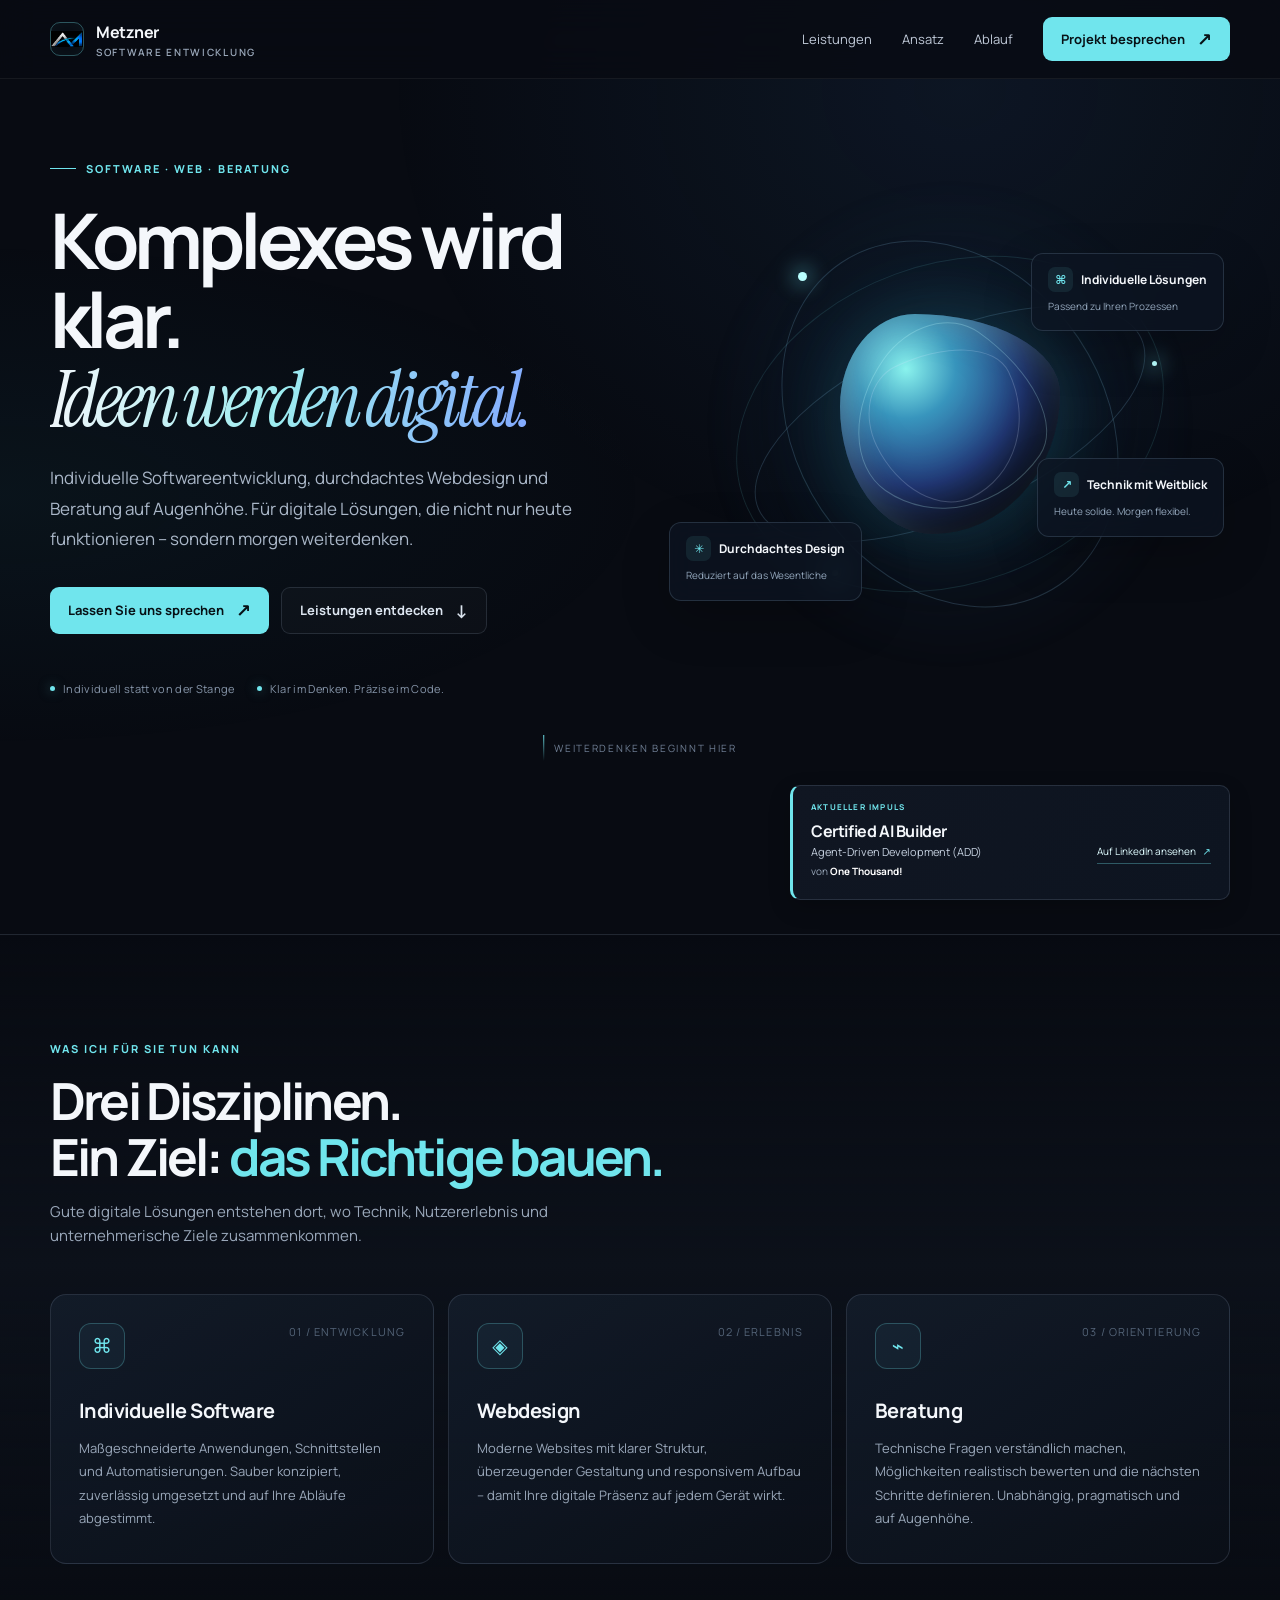
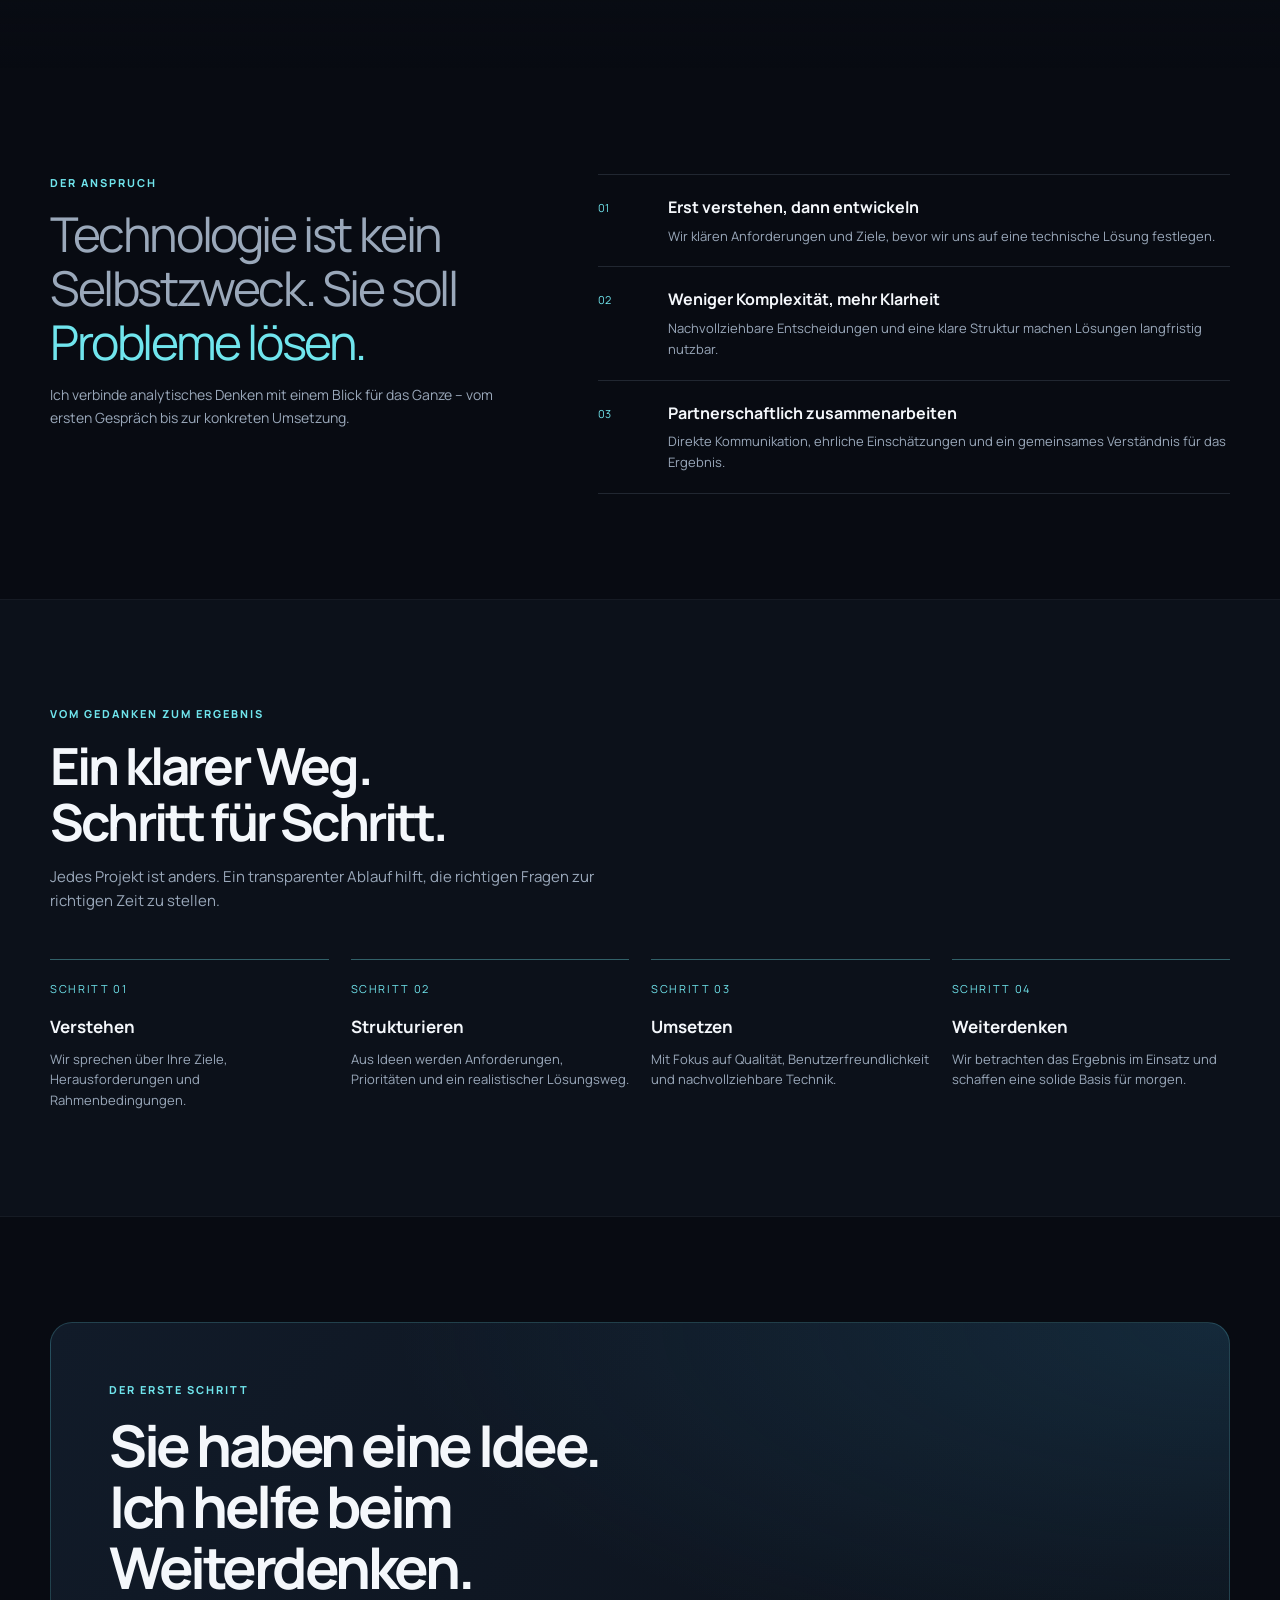
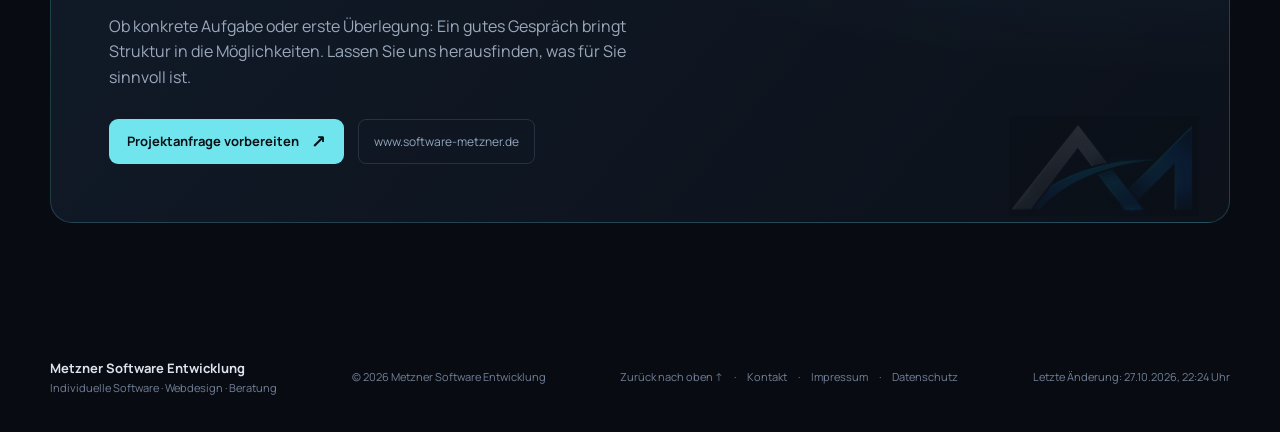
<file: index.html>
<!doctype html>
<html lang="de">
<head>
<meta charset="utf-8"><meta name="viewport" content="width=device-width, initial-scale=1">
<meta name="theme-color" content="#080b12"><meta name="description" content="Metzner Software Entwicklung – individuelle Software, durchdachtes Webdesign und Beratung, die aus komplexen Anforderungen klare Lösungen macht.">
<title>Metzner Software Entwicklung — Digitale Lösungen mit Substanz</title>
<style>
@font-face{font-family:"Manrope";src:url("assets/fonts/Manrope.ttf") format("truetype");font-style:normal;font-weight:100 900;font-display:swap}
@font-face{font-family:"Instrument Serif";src:url("assets/fonts/InstrumentSerif-Italic.ttf") format("truetype");font-style:italic;font-weight:400;font-display:swap}
:root{--bg:#080b12;--panel:#101622;--panel2:#121c2a;--text:#f4f7fb;--muted:#9aa8ba;--line:rgba(190,213,239,.14);--cyan:#70e5ed;--blue:#719dff;--max:1180px}*{box-sizing:border-box}html{scroll-behavior:smooth;scroll-padding-top:90px}body{margin:0;background:var(--bg);color:var(--text);font-family:"Manrope",ui-sans-serif,system-ui,-apple-system,BlinkMacSystemFont,"Segoe UI",sans-serif;line-height:1.6;overflow-x:hidden}body:before{content:"";position:fixed;inset:0;pointer-events:none;z-index:-1;background:radial-gradient(ellipse at 75% 10%,rgba(47,103,167,.12),transparent 42%),radial-gradient(ellipse at 0% 55%,rgba(33,123,143,.08),transparent 36%)}a{color:inherit;text-decoration:none}.wrap{width:min(var(--max),calc(100% - 48px));margin:auto}.nav{position:sticky;top:0;z-index:20;background:rgba(8,11,18,.78);backdrop-filter:blur(18px);border-bottom:1px solid rgba(255,255,255,.06)}.navin{height:78px;display:flex;align-items:center;justify-content:space-between;gap:24px}.brand{display:flex;align-items:center;gap:12px;font-weight:720;letter-spacing:-.03em}.brandmark{width:34px;height:34px;display:grid;place-items:center;border:1px solid rgba(112,229,237,.35);border-radius:10px;overflow:hidden;box-shadow:inset 0 0 20px #70e5ed10}.brandmark img{display:block;width:100%;height:100%;object-fit:contain}.brand small{display:block;color:var(--muted);font-size:10px;letter-spacing:.17em;text-transform:uppercase;font-weight:600;line-height:1.1;margin-top:2px}.links{display:flex;align-items:center;gap:30px;color:#c0cad8;font-size:13px}.links a:hover{color:var(--cyan)}.navcta,.btn{display:inline-flex;align-items:center;justify-content:center;gap:12px;padding:12px 18px;border-radius:9px;font-size:13px;font-weight:700;transition:transform .2s,background .2s,border-color .2s}.navcta,.btn.primary{background:var(--cyan);color:#071116}.navcta:hover,.btn:hover{transform:translateY(-2px)}.hero{min-height:690px;display:grid;grid-template-columns:1.02fr .98fr;align-items:center;gap:36px;padding:72px 0 88px;position:relative}.eyebrow{display:inline-flex;align-items:center;gap:10px;color:var(--cyan);font-size:11px;font-weight:750;text-transform:uppercase;letter-spacing:.19em}.eyebrow:before{content:"";width:26px;height:1px;background:var(--cyan)}h1{font-size:clamp(46px,6vw,78px);line-height:1.02;letter-spacing:-.065em;margin:24px 0 24px;max-width:720px}h1 .shine{font-family:"Instrument Serif",Georgia,serif;font-style:italic;font-weight:400;background:linear-gradient(100deg,#f4f7fb 0%,#9cecf0 48%,#83a9ff 100%);color:transparent;background-clip:text}.lead{font-size:17px;line-height:1.8;color:#aab7c8;max-width:550px}.actions{display:flex;gap:12px;flex-wrap:wrap;margin-top:32px}.btn.secondary{border:1px solid var(--line);color:#dce5f0;background:rgba(255,255,255,.025)}.btn.secondary:hover{border-color:#70e5ed66}.arrow{font-size:18px;line-height:1}.microproof{display:flex;gap:22px;flex-wrap:wrap;margin-top:46px;color:#8796aa;font-size:11px;letter-spacing:.03em}.microproof span{display:flex;align-items:center;gap:8px}.microproof i{width:5px;height:5px;border-radius:50%;background:var(--cyan);box-shadow:0 0 12px #70e5ed88}.visual{height:490px;position:relative;display:grid;place-items:center;isolation:isolate}.halo{position:absolute;width:min(100%,490px);aspect-ratio:1;border-radius:50%;background:radial-gradient(circle,rgba(42,135,162,.2),rgba(25,60,98,.1) 43%,transparent 70%);filter:blur(5px)}.orbit{position:absolute;border:1px solid rgba(133,195,227,.2);border-radius:50%;transform:rotate(-24deg)}.orbit.one{width:420px;height:180px}.orbit.two{width:390px;height:310px;transform:rotate(56deg)}.orbit.three{width:320px;height:440px;transform:rotate(70deg);border-color:rgba(112,229,237,.12)}.core{width:220px;height:220px;position:relative;border-radius:34% 66% 58% 42% / 42% 36% 64% 58%;background:radial-gradient(circle at 30% 25%,#8af3ed 0,#3895bd 22%,#253e83 52%,#101628 76%);box-shadow:0 0 80px #238ba744,inset -20px -25px 55px #080b12aa,inset 10px 10px 35px #b0ffff55;animation:morph 10s ease-in-out infinite, float 6s ease-in-out infinite}.core:before,.core:after{content:"";position:absolute;inset:18px;border:1px solid #c2ffff40;border-radius:inherit;transform:rotate(35deg)}.core:after{inset:34px;transform:rotate(-26deg);border-color:#d8e7ff36}.spark{position:absolute;width:9px;height:9px;border-radius:50%;background:#b9ffff;box-shadow:0 0 20px 5px #70e5ed66}.s1{top:19%;left:23%}.s2{right:13%;top:37%;width:5px;height:5px}.s3{bottom:19%;left:29%;width:6px;height:6px}.floatcard{position:absolute;padding:13px 16px;border:1px solid #a6c7e52b;background:rgba(13,21,34,.75);backdrop-filter:blur(14px);border-radius:12px;box-shadow:0 18px 50px #0003}.floatcard strong{font-size:12px;display:block}.floatcard small{font-size:10px;color:#94a7bc}.floatcard .mini{display:inline-grid;place-items:center;width:25px;height:25px;border-radius:7px;background:#70e5ed17;color:var(--cyan);margin-right:8px}.fc1{top:15%;right:1%}.fc2{bottom:14%;left:0}.fc3{bottom:27%;right:1%}.scrollhint{position:absolute;bottom:24px;left:50%;transform:translateX(-50%);font-size:10px;color:#718096;letter-spacing:.17em;text-transform:uppercase;display:flex;align-items:center;gap:10px}.scrollhint:before{content:"";width:1px;height:26px;background:linear-gradient(var(--cyan),transparent)}section{padding:105px 0}.sectionhead{max-width:680px;margin-bottom:46px}.kicker{font-size:11px;color:var(--cyan);text-transform:uppercase;letter-spacing:.18em;font-weight:750}.sectionhead h2{font-size:clamp(34px,4vw,52px);line-height:1.08;letter-spacing:-.055em;margin:16px 0}.sectionhead p{color:var(--muted);max-width:590px;margin:0;font-size:15px}.services{border-top:1px solid var(--line);background:linear-gradient(180deg,transparent,#0c111a 45%,transparent)}.cards{display:grid;grid-template-columns:repeat(3,1fr);gap:14px}.service{padding:28px;border:1px solid var(--line);border-radius:16px;background:linear-gradient(145deg,rgba(20,30,45,.8),rgba(11,16,25,.8));min-height:270px;transition:transform .25s,border-color .25s}.service:hover{transform:translateY(-5px);border-color:#70e5ed55}.iconbox{width:46px;height:46px;border:1px solid #70e5ed40;background:#70e5ed0c;border-radius:12px;display:grid;place-items:center;color:var(--cyan);font-size:20px}.service h3{font-size:20px;letter-spacing:-.03em;margin:26px 0 10px}.service p{font-size:13px;color:var(--muted);line-height:1.8;margin:0}.service .num{float:right;color:#546478;font-size:11px;letter-spacing:.1em}.manifesto{display:grid;grid-template-columns:.85fr 1.15fr;gap:80px;align-items:start}.manifesto .big{font-size:clamp(30px,4vw,48px);line-height:1.13;letter-spacing:-.05em;margin:15px 0}.manifesto .big span{color:var(--cyan)}.manifesto p{color:var(--muted);font-size:14px}.principles{border-top:1px solid var(--line)}.principle{display:grid;grid-template-columns:54px 1fr;gap:16px;padding:20px 0;border-bottom:1px solid var(--line)}.principle .n{font-size:11px;color:var(--cyan);padding-top:4px}.principle h3{margin:0 0 5px;font-size:16px}.principle p{margin:0;font-size:13px}.process{background:#0c111a;border-block:1px solid #ffffff0b}.steps{display:grid;grid-template-columns:repeat(4,1fr);gap:22px}.step{border-top:1px solid #70e5ed60;padding-top:20px}.step .n{font-size:11px;color:var(--cyan);letter-spacing:.15em}.step h3{font-size:17px;margin:16px 0 8px}.step p{font-size:13px;color:var(--muted);margin:0}.contactbox{position:relative;overflow:hidden;padding:58px;border-radius:22px;border:1px solid #70e5ed33;background:radial-gradient(ellipse at 100% 0%,#245a7950,transparent 50%),linear-gradient(130deg,#111b29,#0c111a)}.contactbox:after{content:"";position:absolute;right:30px;bottom:-24px;width:190px;height:160px;background:url("assets/AM%20Monogramm.png") center/contain no-repeat;opacity:.10;pointer-events:none}.contactbox h2{font-size:clamp(34px,4.5vw,58px);line-height:1.06;letter-spacing:-.06em;max-width:650px;margin:16px 0}.contactbox p{color:var(--muted);max-width:560px}.contactrow{display:flex;align-items:center;gap:14px;flex-wrap:wrap;margin-top:28px;position:relative;z-index:1}.domain{font-size:12px;color:#93a5bb;border:1px solid var(--line);border-radius:8px;padding:12px 15px}footer{padding:30px 0 36px;color:#728197;font-size:11px}.footerin{display:flex;justify-content:space-between;align-items:center;gap:20px;flex-wrap:wrap}.footerbrand{color:#dbe4ee;font-weight:700;font-size:13px}footer a:hover{color:var(--cyan)}.fade{opacity:0;transform:translateY(18px);transition:opacity .7s ease,transform .7s ease}.fade.visible{opacity:1;transform:none}@keyframes morph{0%,100%{border-radius:34% 66% 58% 42% / 42% 36% 64% 58%;transform:rotate(0)}50%{border-radius:53% 47% 40% 60% / 56% 58% 42% 44%;transform:rotate(12deg)}}@keyframes float{0%,100%{translate:0 0}50%{translate:0 -12px}}@media(max-width:850px){.links{gap:16px}.links a:not(.navcta){display:none}.hero{grid-template-columns:1fr;padding-top:70px;gap:0}.hero-copy{position:relative;z-index:2}.visual{height:390px;margin-top:10px}.orbit.one{width:340px}.orbit.two{width:310px;height:260px}.orbit.three{height:360px;width:260px}.core{width:175px;height:175px}.fc1{right:5%}.fc2{left:4%}.cards{grid-template-columns:1fr}.service{min-height:auto}.manifesto{grid-template-columns:1fr;gap:34px}.steps{grid-template-columns:repeat(2,1fr);row-gap:34px}.contactbox{padding:36px}}@media(max-width:520px){.wrap{width:min(var(--max),calc(100% - 32px))}.navin{height:68px}.brand{font-size:13px}.navcta{padding:10px 12px;font-size:11px}.hero{padding:55px 0 65px;min-height:auto}h1{font-size:48px}.lead{font-size:15px}.microproof{gap:12px;margin-top:30px}.visual{height:330px}.orbit.one{width:290px;height:145px}.orbit.two{width:275px;height:230px}.orbit.three{width:220px;height:320px}.core{width:145px;height:145px}.floatcard{padding:10px 12px}.fc1{top:10%;right:0}.fc2{bottom:10%;left:0}.fc3{bottom:24%;right:0}.floatcard strong{font-size:10px}.floatcard small{font-size:9px}.scrollhint{display:none}section{padding:76px 0}.sectionhead h2{font-size:38px}.steps{grid-template-columns:1fr}.contactbox{padding:28px 22px}.contactbox:after{font-size:180px;right:10px}.footerin{align-items:flex-start;flex-direction:column;gap:8px}}@media(prefers-reduced-motion:reduce){*,*:before,*:after{scroll-behavior:auto!important;animation:none!important;transition:none!important}.fade{opacity:1;transform:none}}

/* Compact LinkedIn certificate highlight card */
.focus-highlight{padding:0 0 34px;background:transparent;color:var(--text)}
.focus-inner{display:flex;justify-content:flex-end}
.focus-card{position:relative;display:grid;grid-template-columns:minmax(0,1fr) auto;column-gap:16px;row-gap:7px;align-items:center;width:min(100%,440px);padding:15px 18px 14px;overflow:hidden;text-decoration:none;color:inherit;background:linear-gradient(115deg,#101622,#0d1420);border:1px solid var(--line);border-left:3px solid var(--cyan);border-radius:10px;box-shadow:0 8px 22px #0003;transition:border-color .2s ease,transform .2s ease}
.focus-card:hover{border-color:var(--cyan);transform:translateY(-1px)}
.focus-kicker{grid-column:1/-1;color:var(--cyan);font-size:8px;font-weight:750;letter-spacing:.15em}
.focus-main{min-width:0}
.focus-main .focus-title{margin:0 0 3px;color:var(--text);font-size:16px;line-height:1.25;font-weight:700;letter-spacing:-.025em}
.focus-main .focus-description{margin:0;color:#c5d0df;font-size:11px;line-height:1.5}
.focus-main .focus-provider{margin:3px 0 0;color:var(--muted);font-size:10px;line-height:1.4}
.focus-main strong{color:#fff;font-weight:700;white-space:nowrap}
.focus-link{grid-column:2;grid-row:2/4;justify-self:end;align-self:center;white-space:nowrap;padding-bottom:4px;border-bottom:1px solid #70e5ed55;color:#dffcff;font-size:10px}
.focus-link span{margin-left:5px;color:var(--cyan)}
@media(max-width:600px){.focus-highlight{padding-bottom:26px}.focus-inner{justify-content:flex-start}.focus-card{width:100%;grid-template-columns:minmax(0,1fr) auto;column-gap:10px;padding:14px 13px}.focus-main .focus-title{font-size:15px}.focus-main .focus-description{font-size:10px}.focus-link{font-size:9px}}
@media(prefers-reduced-motion:reduce){.focus-card{transition:none}}

</style>
</head>
<body>
<header class="nav"><div class="wrap navin"><a class="brand" href="#start" aria-label="Metzner Software Entwicklung – Startseite"><span class="brandmark"><img src="assets/AM%20Monogramm.png" alt="" width="34" height="34"></span><span>Metzner<small>Software Entwicklung</small></span></a><nav class="links" aria-label="Hauptnavigation"><a href="#leistungen">Leistungen</a><a href="#ansatz">Ansatz</a><a href="#ablauf">Ablauf</a><a class="navcta" href="#kontakt">Projekt besprechen <span class="arrow">↗</span></a></nav></div></header>
<main>
<section class="wrap hero" id="start"><div class="hero-copy"><div class="eyebrow">Software · Web · Beratung</div><h1>Komplexes wird klar.<br><span class="shine">Ideen werden digital.</span></h1><p class="lead">Individuelle Softwareentwicklung, durchdachtes Webdesign und Beratung auf Augenhöhe. Für digitale Lösungen, die nicht nur heute funktionieren – sondern morgen weiterdenken.</p><div class="actions"><a class="btn primary" href="#kontakt">Lassen Sie uns sprechen <span class="arrow">↗</span></a><a class="btn secondary" href="#leistungen">Leistungen entdecken <span class="arrow">↓</span></a></div><div class="microproof"><span><i></i> Individuell statt von der Stange</span><span><i></i> Klar im Denken. Präzise im Code.</span></div></div>
<div class="visual" aria-label="Abstrakte, leuchtende digitale Form als Symbol für vernetzte Ideen"><div class="halo"></div><div class="orbit one"></div><div class="orbit two"></div><div class="orbit three"></div><div class="core"></div><i class="spark s1"></i><i class="spark s2"></i><i class="spark s3"></i><div class="floatcard fc1"><strong><span class="mini">⌘</span>Individuelle Lösungen</strong><small>Passend zu Ihren Prozessen</small></div><div class="floatcard fc2"><strong><span class="mini">✳</span>Durchdachtes Design</strong><small>Reduziert auf das Wesentliche</small></div><div class="floatcard fc3"><strong><span class="mini">↗</span>Technik mit Weitblick</strong><small>Heute solide. Morgen flexibel.</small></div></div><div class="scrollhint">Weiterdenken beginnt hier</div></section>
<section class="focus-highlight" aria-label="Aktueller Impuls">
  <div class="wrap focus-inner">
    <a class="focus-card" href="https://lnkd.in/p/dramfJdn" target="_blank" rel="noopener noreferrer" aria-label="LinkedIn-Beitrag: Certified AI Builder – Agent-Driven Development von One Thousand">
      <span class="focus-kicker">AKTUELLER IMPULS</span>
      <div class="focus-main">
        <p class="focus-title">Certified AI Builder</p>
        <p class="focus-description">Agent-Driven Development (ADD)</p>
        <p class="focus-provider">von <strong>One Thousand!</strong></p>
      </div>
      <span class="focus-link">Auf LinkedIn ansehen <span aria-hidden="true">↗</span></span>
    </a>
  </div>
</section>
<section class="services" id="leistungen"><div class="wrap"><div class="sectionhead fade"><div class="kicker">Was ich für Sie tun kann</div><h2>Drei Disziplinen.<br>Ein Ziel: <span style="color:var(--cyan)">das Richtige bauen.</span></h2><p>Gute digitale Lösungen entstehen dort, wo Technik, Nutzererlebnis und unternehmerische Ziele zusammenkommen.</p></div><div class="cards"><article class="service fade"><span class="num">01 / ENTWICKLUNG</span><div class="iconbox">⌘</div><h3>Individuelle Software</h3><p>Maßgeschneiderte Anwendungen, Schnittstellen und Automatisierungen. Sauber konzipiert, zuverlässig umgesetzt und auf Ihre Abläufe abgestimmt.</p></article><article class="service fade"><span class="num">02 / ERLEBNIS</span><div class="iconbox">◈</div><h3>Webdesign</h3><p>Moderne Websites mit klarer Struktur, überzeugender Gestaltung und responsivem Aufbau – damit Ihre digitale Präsenz auf jedem Gerät wirkt.</p></article><article class="service fade"><span class="num">03 / ORIENTIERUNG</span><div class="iconbox">⌁</div><h3>Beratung</h3><p>Technische Fragen verständlich machen, Möglichkeiten realistisch bewerten und die nächsten Schritte definieren. Unabhängig, pragmatisch und auf Augenhöhe.</p></article></div></div></section>
<section id="ansatz"><div class="wrap manifesto"><div class="fade"><div class="kicker">Der Anspruch</div><p class="big">Technologie ist kein Selbstzweck. Sie soll <span>Probleme lösen.</span></p><p>Ich verbinde analytisches Denken mit einem Blick für das Ganze – vom ersten Gespräch bis zur konkreten Umsetzung.</p></div><div class="principles fade"><div class="principle"><div class="n">01</div><div><h3>Erst verstehen, dann entwickeln</h3><p>Wir klären Anforderungen und Ziele, bevor wir uns auf eine technische Lösung festlegen.</p></div></div><div class="principle"><div class="n">02</div><div><h3>Weniger Komplexität, mehr Klarheit</h3><p>Nachvollziehbare Entscheidungen und eine klare Struktur machen Lösungen langfristig nutzbar.</p></div></div><div class="principle"><div class="n">03</div><div><h3>Partnerschaftlich zusammenarbeiten</h3><p>Direkte Kommunikation, ehrliche Einschätzungen und ein gemeinsames Verständnis für das Ergebnis.</p></div></div></div></div></section>
<section class="process" id="ablauf"><div class="wrap"><div class="sectionhead fade"><div class="kicker">Vom Gedanken zum Ergebnis</div><h2>Ein klarer Weg.<br>Schritt für Schritt.</h2><p>Jedes Projekt ist anders. Ein transparenter Ablauf hilft, die richtigen Fragen zur richtigen Zeit zu stellen.</p></div><div class="steps"><article class="step fade"><div class="n">SCHRITT 01</div><h3>Verstehen</h3><p>Wir sprechen über Ihre Ziele, Herausforderungen und Rahmenbedingungen.</p></article><article class="step fade"><div class="n">SCHRITT 02</div><h3>Strukturieren</h3><p>Aus Ideen werden Anforderungen, Prioritäten und ein realistischer Lösungsweg.</p></article><article class="step fade"><div class="n">SCHRITT 03</div><h3>Umsetzen</h3><p>Mit Fokus auf Qualität, Benutzerfreundlichkeit und nachvollziehbare Technik.</p></article><article class="step fade"><div class="n">SCHRITT 04</div><h3>Weiterdenken</h3><p>Wir betrachten das Ergebnis im Einsatz und schaffen eine solide Basis für morgen.</p></article></div></div></section>
<section id="kontakt"><div class="wrap"><div class="contactbox fade"><div class="kicker">Der erste Schritt</div><h2>Sie haben eine Idee.<br>Ich helfe beim Weiterdenken.</h2><p>Ob konkrete Aufgabe oder erste Überlegung: Ein gutes Gespräch bringt Struktur in die Möglichkeiten. Lassen Sie uns herausfinden, was für Sie sinnvoll ist.</p><div class="contactrow"><a class="btn primary" href="mailto:Andreas.metzner@Software-Metzner.de?subject=Projektanfrage%20%E2%80%93%20Metzner%20Software%20Entwicklung" id="emailLink">Projektanfrage vorbereiten <span class="arrow">↗</span></a><span class="domain">www.software-metzner.de</span></div></div></div></section>
</main>
<footer><div class="wrap footerin"><div><div class="footerbrand">Metzner Software Entwicklung</div><div>Individuelle Software · Webdesign · Beratung</div></div><div>© <span id="year"></span> Metzner Software Entwicklung</div><div><a href="#start">Zurück nach oben ↑</a>　·　<a href="#kontakt">Kontakt</a>　·　<a href="impressum.html">Impressum</a>　·　<a href="datenschutz.html">Datenschutz</a></div><div class="last-updated">Letzte Änderung: 27.10.2026, 22:24 Uhr</div></div></footer>
<script>
const year=document.getElementById('year');year.textContent=new Date().getFullYear();
const observer=new IntersectionObserver(entries=>entries.forEach(entry=>{if(entry.isIntersecting){entry.target.classList.add('visible');observer.unobserve(entry.target)}}),{threshold:.12});document.querySelectorAll('.fade').forEach(el=>observer.observe(el));

</script>
</body></html>
</file>
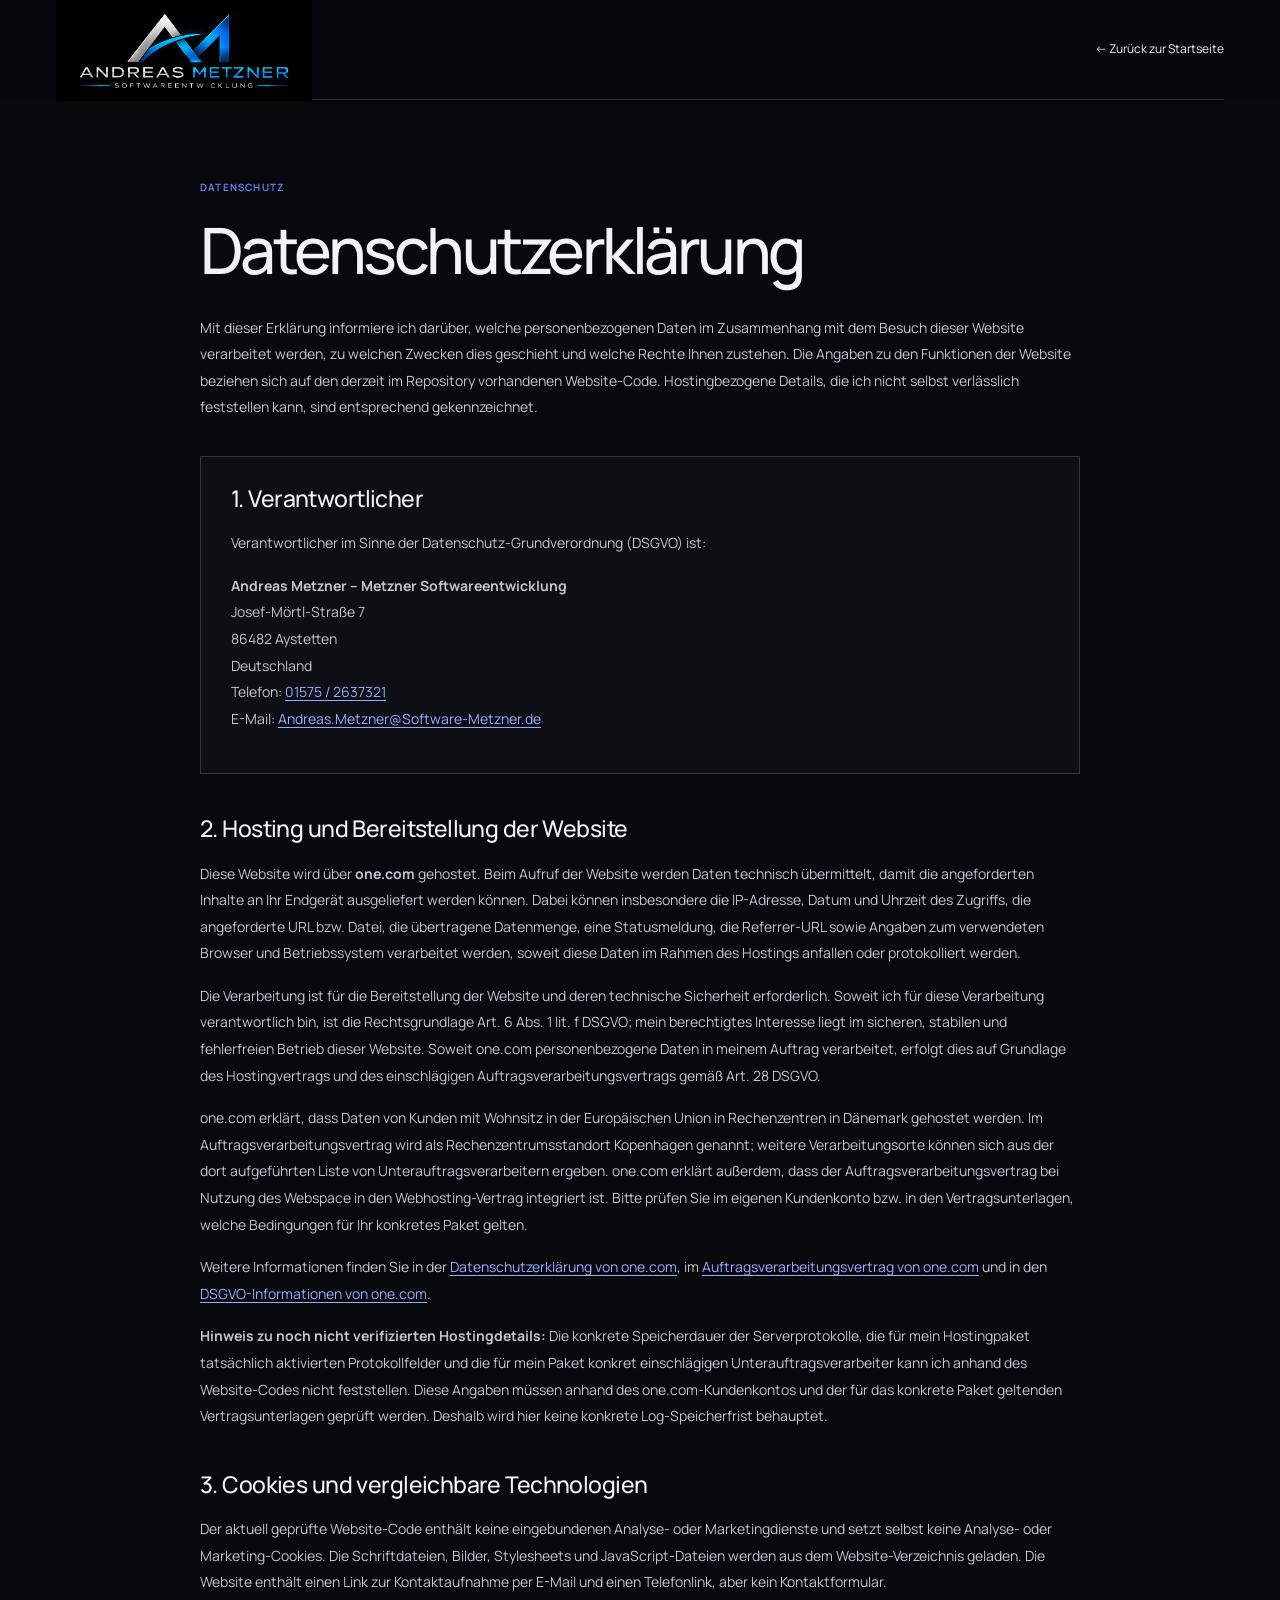
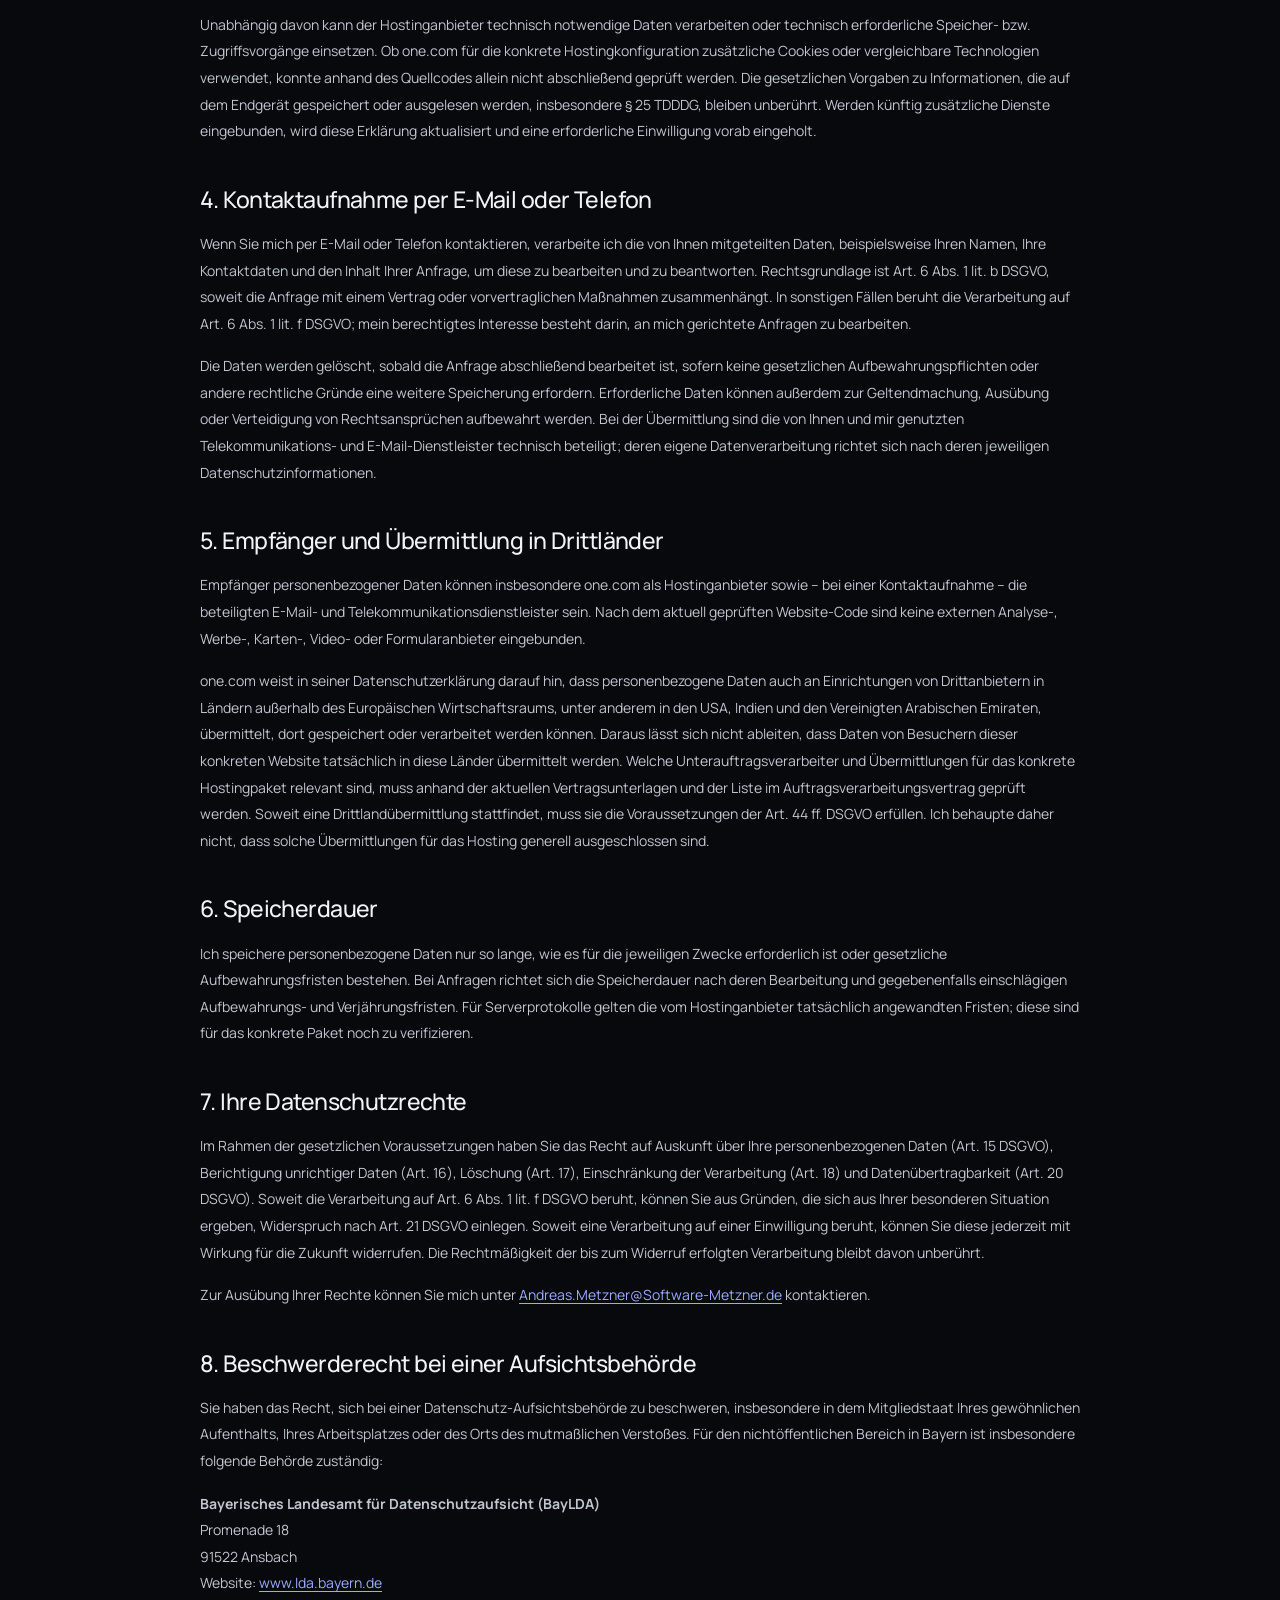
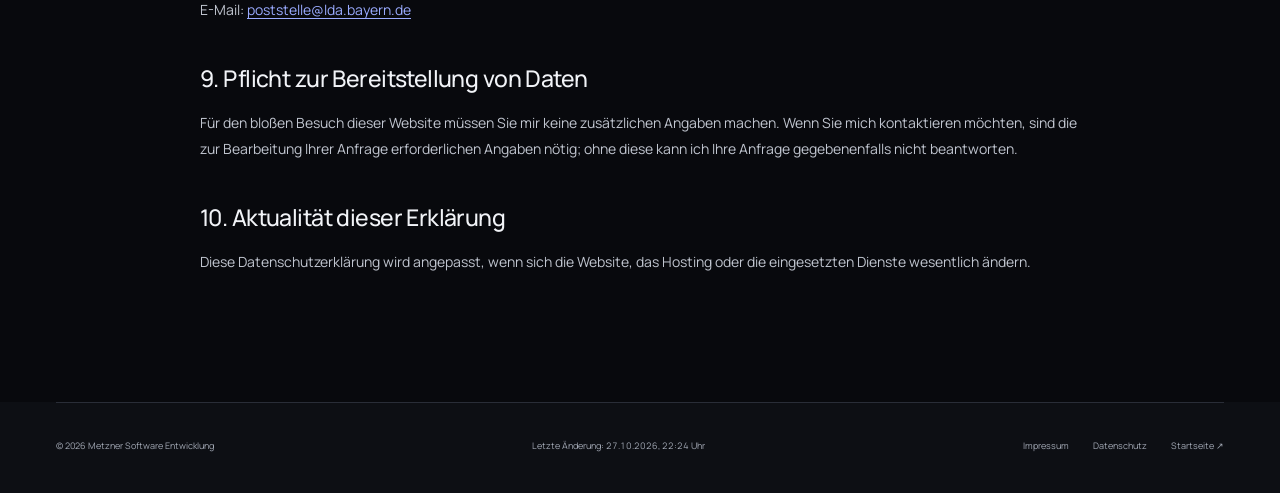
<file: datenschutz.html>
<!doctype html>
<html lang="de">
<head>
  <meta charset="utf-8">
  <meta name="viewport" content="width=device-width, initial-scale=1">
  <meta name="theme-color" content="#08090d">
  <meta name="description" content="Datenschutzerklärung für die Website von Andreas Metzner – Metzner Softwareentwicklung.">
  <title>Datenschutzerklärung – Metzner Softwareentwicklung</title>
  <link rel="icon" href="assets/AM%20Monogramm.png" type="image/png">
  <link rel="preload" href="assets/fonts/Manrope.ttf" as="font" type="font/ttf" crossorigin>
  <link rel="preload" href="assets/fonts/InstrumentSerif-Italic.ttf" as="font" type="font/ttf" crossorigin>
  <link rel="stylesheet" href="assets/style.css">
  <script src="assets/main.js" defer></script>
</head>
<body class="legal-page">
  <a class="skip-link" href="#main">Zum Inhalt springen</a>
  <header class="site-header">
    <div class="shell header-inner">
      <a class="brand brand-lockup" href="index.html" aria-label="Andreas Metzner – Softwareentwicklung Startseite"><img class="full-brand-logo" src="assets/Glänzendes AM-Softwarelogo auf Schwarz.png" alt="Andreas Metzner – Softwareentwicklung" width="270" height="90"></a>
      <a class="legal-back" href="index.html">← Zurück zur Startseite</a>
    </div>
  </header>
  <main id="main" class="legal-content shell">
    <div class="eyebrow">Datenschutz</div>
    <h1>Datenschutzerklärung</h1>
    <p>Mit dieser Erklärung informiere ich darüber, welche personenbezogenen Daten im Zusammenhang mit dem Besuch dieser Website verarbeitet werden, zu welchen Zwecken dies geschieht und welche Rechte Ihnen zustehen. Die Angaben zu den Funktionen der Website beziehen sich auf den derzeit im Repository vorhandenen Website-Code. Hostingbezogene Details, die ich nicht selbst verlässlich feststellen kann, sind entsprechend gekennzeichnet.</p>

    <section class="panel">
      <h2>1. Verantwortlicher</h2>
      <p>Verantwortlicher im Sinne der Datenschutz-Grundverordnung (DSGVO) ist:</p>
      <p><strong>Andreas Metzner – Metzner Softwareentwicklung</strong><br>Josef-Mörtl-Straße 7<br>86482 Aystetten<br>Deutschland<br>Telefon: <a href="tel:+4915752637321">01575 / 2637321</a><br>E-Mail: <a href="mailto:Andreas.Metzner@Software-Metzner.de">Andreas.Metzner@Software-Metzner.de</a></p>
    </section>

    <h2>2. Hosting und Bereitstellung der Website</h2>
    <p>Diese Website wird über <strong>one.com</strong> gehostet. Beim Aufruf der Website werden Daten technisch übermittelt, damit die angeforderten Inhalte an Ihr Endgerät ausgeliefert werden können. Dabei können insbesondere die IP-Adresse, Datum und Uhrzeit des Zugriffs, die angeforderte URL bzw. Datei, die übertragene Datenmenge, eine Statusmeldung, die Referrer-URL sowie Angaben zum verwendeten Browser und Betriebssystem verarbeitet werden, soweit diese Daten im Rahmen des Hostings anfallen oder protokolliert werden.</p>
    <p>Die Verarbeitung ist für die Bereitstellung der Website und deren technische Sicherheit erforderlich. Soweit ich für diese Verarbeitung verantwortlich bin, ist die Rechtsgrundlage Art. 6 Abs. 1 lit. f DSGVO; mein berechtigtes Interesse liegt im sicheren, stabilen und fehlerfreien Betrieb dieser Website. Soweit one.com personenbezogene Daten in meinem Auftrag verarbeitet, erfolgt dies auf Grundlage des Hostingvertrags und des einschlägigen Auftragsverarbeitungsvertrags gemäß Art. 28 DSGVO.</p>
    <p>one.com erklärt, dass Daten von Kunden mit Wohnsitz in der Europäischen Union in Rechenzentren in Dänemark gehostet werden. Im Auftragsverarbeitungsvertrag wird als Rechenzentrumsstandort Kopenhagen genannt; weitere Verarbeitungsorte können sich aus der dort aufgeführten Liste von Unterauftragsverarbeitern ergeben. one.com erklärt außerdem, dass der Auftragsverarbeitungsvertrag bei Nutzung des Webspace in den Webhosting-Vertrag integriert ist. Bitte prüfen Sie im eigenen Kundenkonto bzw. in den Vertragsunterlagen, welche Bedingungen für Ihr konkretes Paket gelten.</p>
    <p>Weitere Informationen finden Sie in der <a href="https://www.one.com/de-de/legal/datenschutz/" target="_blank" rel="noopener noreferrer">Datenschutzerklärung von one.com</a>, im <a href="https://www.one.com/de-de/legal/dpa/" target="_blank" rel="noopener noreferrer">Auftragsverarbeitungsvertrag von one.com</a> und in den <a href="https://help.one.com/hc/de/articles/360000253649-Wie-h%C3%A4lt-one-com-die-DSGVO-ein" target="_blank" rel="noopener noreferrer">DSGVO-Informationen von one.com</a>.</p>
    <p><strong>Hinweis zu noch nicht verifizierten Hostingdetails:</strong> Die konkrete Speicherdauer der Serverprotokolle, die für mein Hostingpaket tatsächlich aktivierten Protokollfelder und die für mein Paket konkret einschlägigen Unterauftragsverarbeiter kann ich anhand des Website-Codes nicht feststellen. Diese Angaben müssen anhand des one.com-Kundenkontos und der für das konkrete Paket geltenden Vertragsunterlagen geprüft werden. Deshalb wird hier keine konkrete Log-Speicherfrist behauptet.</p>

    <h2>3. Cookies und vergleichbare Technologien</h2>
    <p>Der aktuell geprüfte Website-Code enthält keine eingebundenen Analyse- oder Marketingdienste und setzt selbst keine Analyse- oder Marketing-Cookies. Die Schriftdateien, Bilder, Stylesheets und JavaScript-Dateien werden aus dem Website-Verzeichnis geladen. Die Website enthält einen Link zur Kontaktaufnahme per E-Mail und einen Telefonlink, aber kein Kontaktformular.</p>
    <p>Unabhängig davon kann der Hostinganbieter technisch notwendige Daten verarbeiten oder technisch erforderliche Speicher- bzw. Zugriffsvorgänge einsetzen. Ob one.com für die konkrete Hostingkonfiguration zusätzliche Cookies oder vergleichbare Technologien verwendet, konnte anhand des Quellcodes allein nicht abschließend geprüft werden. Die gesetzlichen Vorgaben zu Informationen, die auf dem Endgerät gespeichert oder ausgelesen werden, insbesondere § 25 TDDDG, bleiben unberührt. Werden künftig zusätzliche Dienste eingebunden, wird diese Erklärung aktualisiert und eine erforderliche Einwilligung vorab eingeholt.</p>

    <h2>4. Kontaktaufnahme per E-Mail oder Telefon</h2>
    <p>Wenn Sie mich per E-Mail oder Telefon kontaktieren, verarbeite ich die von Ihnen mitgeteilten Daten, beispielsweise Ihren Namen, Ihre Kontaktdaten und den Inhalt Ihrer Anfrage, um diese zu bearbeiten und zu beantworten. Rechtsgrundlage ist Art. 6 Abs. 1 lit. b DSGVO, soweit die Anfrage mit einem Vertrag oder vorvertraglichen Maßnahmen zusammenhängt. In sonstigen Fällen beruht die Verarbeitung auf Art. 6 Abs. 1 lit. f DSGVO; mein berechtigtes Interesse besteht darin, an mich gerichtete Anfragen zu bearbeiten.</p>
    <p>Die Daten werden gelöscht, sobald die Anfrage abschließend bearbeitet ist, sofern keine gesetzlichen Aufbewahrungspflichten oder andere rechtliche Gründe eine weitere Speicherung erfordern. Erforderliche Daten können außerdem zur Geltendmachung, Ausübung oder Verteidigung von Rechtsansprüchen aufbewahrt werden. Bei der Übermittlung sind die von Ihnen und mir genutzten Telekommunikations- und E-Mail-Dienstleister technisch beteiligt; deren eigene Datenverarbeitung richtet sich nach deren jeweiligen Datenschutzinformationen.</p>

    <h2>5. Empfänger und Übermittlung in Drittländer</h2>
    <p>Empfänger personenbezogener Daten können insbesondere one.com als Hostinganbieter sowie – bei einer Kontaktaufnahme – die beteiligten E-Mail- und Telekommunikationsdienstleister sein. Nach dem aktuell geprüften Website-Code sind keine externen Analyse-, Werbe-, Karten-, Video- oder Formularanbieter eingebunden.</p>
    <p>one.com weist in seiner Datenschutzerklärung darauf hin, dass personenbezogene Daten auch an Einrichtungen von Drittanbietern in Ländern außerhalb des Europäischen Wirtschaftsraums, unter anderem in den USA, Indien und den Vereinigten Arabischen Emiraten, übermittelt, dort gespeichert oder verarbeitet werden können. Daraus lässt sich nicht ableiten, dass Daten von Besuchern dieser konkreten Website tatsächlich in diese Länder übermittelt werden. Welche Unterauftragsverarbeiter und Übermittlungen für das konkrete Hostingpaket relevant sind, muss anhand der aktuellen Vertragsunterlagen und der Liste im Auftragsverarbeitungsvertrag geprüft werden. Soweit eine Drittlandübermittlung stattfindet, muss sie die Voraussetzungen der Art. 44 ff. DSGVO erfüllen. Ich behaupte daher nicht, dass solche Übermittlungen für das Hosting generell ausgeschlossen sind.</p>

    <h2>6. Speicherdauer</h2>
    <p>Ich speichere personenbezogene Daten nur so lange, wie es für die jeweiligen Zwecke erforderlich ist oder gesetzliche Aufbewahrungsfristen bestehen. Bei Anfragen richtet sich die Speicherdauer nach deren Bearbeitung und gegebenenfalls einschlägigen Aufbewahrungs- und Verjährungsfristen. Für Serverprotokolle gelten die vom Hostinganbieter tatsächlich angewandten Fristen; diese sind für das konkrete Paket noch zu verifizieren.</p>

    <h2>7. Ihre Datenschutzrechte</h2>
    <p>Im Rahmen der gesetzlichen Voraussetzungen haben Sie das Recht auf Auskunft über Ihre personenbezogenen Daten (Art. 15 DSGVO), Berichtigung unrichtiger Daten (Art. 16), Löschung (Art. 17), Einschränkung der Verarbeitung (Art. 18) und Datenübertragbarkeit (Art. 20 DSGVO). Soweit die Verarbeitung auf Art. 6 Abs. 1 lit. f DSGVO beruht, können Sie aus Gründen, die sich aus Ihrer besonderen Situation ergeben, Widerspruch nach Art. 21 DSGVO einlegen. Soweit eine Verarbeitung auf einer Einwilligung beruht, können Sie diese jederzeit mit Wirkung für die Zukunft widerrufen. Die Rechtmäßigkeit der bis zum Widerruf erfolgten Verarbeitung bleibt davon unberührt.</p>
    <p>Zur Ausübung Ihrer Rechte können Sie mich unter <a href="mailto:Andreas.Metzner@Software-Metzner.de">Andreas.Metzner@Software-Metzner.de</a> kontaktieren.</p>

    <h2>8. Beschwerderecht bei einer Aufsichtsbehörde</h2>
    <p>Sie haben das Recht, sich bei einer Datenschutz-Aufsichtsbehörde zu beschweren, insbesondere in dem Mitgliedstaat Ihres gewöhnlichen Aufenthalts, Ihres Arbeitsplatzes oder des Orts des mutmaßlichen Verstoßes. Für den nichtöffentlichen Bereich in Bayern ist insbesondere folgende Behörde zuständig:</p>
    <p><strong>Bayerisches Landesamt für Datenschutzaufsicht (BayLDA)</strong><br>Promenade 18<br>91522 Ansbach<br>Website: <a href="https://www.lda.bayern.de/" target="_blank" rel="noopener noreferrer">www.lda.bayern.de</a><br>E-Mail: <a href="mailto:poststelle@lda.bayern.de">poststelle@lda.bayern.de</a></p>

    <h2>9. Pflicht zur Bereitstellung von Daten</h2>
    <p>Für den bloßen Besuch dieser Website müssen Sie mir keine zusätzlichen Angaben machen. Wenn Sie mich kontaktieren möchten, sind die zur Bearbeitung Ihrer Anfrage erforderlichen Angaben nötig; ohne diese kann ich Ihre Anfrage gegebenenfalls nicht beantworten.</p>

    <h2>10. Aktualität dieser Erklärung</h2>
    <p>Diese Datenschutzerklärung wird angepasst, wenn sich die Website, das Hosting oder die eingesetzten Dienste wesentlich ändern.</p>
  </main>
  <footer class="site-footer">
    <div class="shell footer-bottom">
      <span>© <span data-year>2026</span> Metzner Software Entwicklung</span>
      <span class="last-updated">Letzte Änderung: 27.10.2026, 22:24 Uhr</span>
      <nav aria-label="Rechtliche Informationen"><a href="impressum.html">Impressum</a><a href="datenschutz.html">Datenschutz</a><a href="index.html">Startseite ↗</a></nav>
    </div>
  </footer>
</body>
</html>
</file>
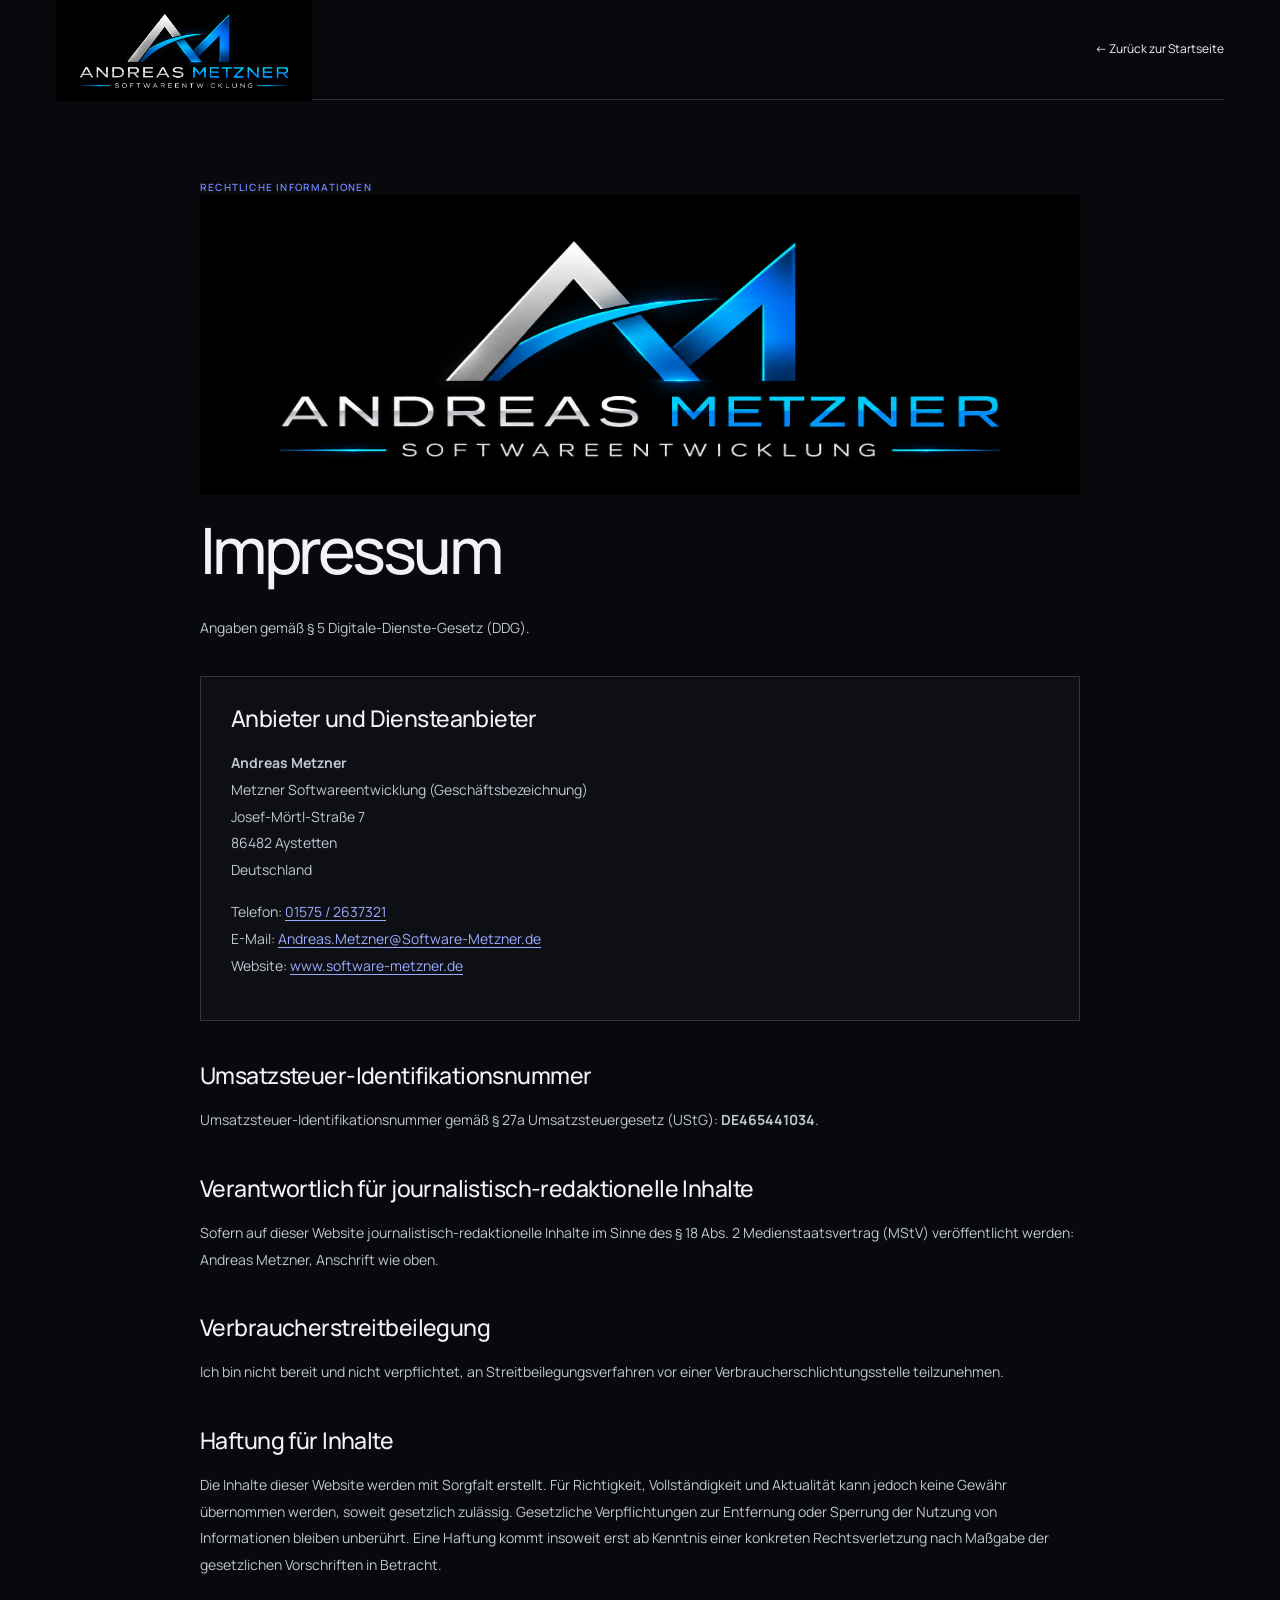
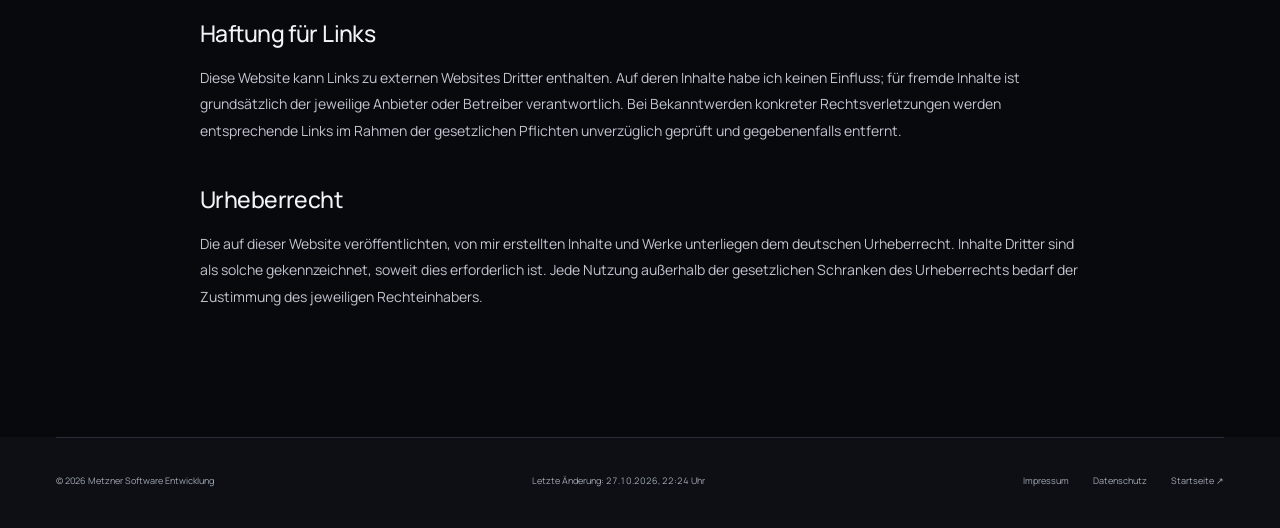
<file: impressum.html>
<!doctype html>
<html lang="de">
<head>
  <meta charset="utf-8">
  <meta name="viewport" content="width=device-width, initial-scale=1">
  <meta name="theme-color" content="#08090d">
  <meta name="description" content="Impressum von Andreas Metzner – Metzner Softwareentwicklung.">
  <title>Impressum – Metzner Softwareentwicklung</title>
  <link rel="icon" href="assets/AM%20Monogramm.png" type="image/png">
  <link rel="preload" href="assets/fonts/Manrope.ttf" as="font" type="font/ttf" crossorigin>
  <link rel="preload" href="assets/fonts/InstrumentSerif-Italic.ttf" as="font" type="font/ttf" crossorigin>
  <link rel="stylesheet" href="assets/style.css">
  <script src="assets/main.js" defer></script>
</head>
<body class="legal-page">
  <a class="skip-link" href="#main">Zum Inhalt springen</a>
  <header class="site-header">
    <div class="shell header-inner">
      <a class="brand brand-lockup" href="index.html" aria-label="Andreas Metzner – Softwareentwicklung Startseite"><img class="full-brand-logo" src="assets/Glänzendes AM-Softwarelogo auf Schwarz.png" alt="Andreas Metzner – Softwareentwicklung" width="270" height="90"></a>
      <a class="legal-back" href="index.html">← Zurück zur Startseite</a>
    </div>
  </header>
  <main id="main" class="legal-content shell">
    <div class="eyebrow">Rechtliche Informationen</div>
    <img class="legal-full-logo" src="assets/Glänzendes AM-Softwarelogo auf Schwarz.png" alt="Andreas Metzner – Softwareentwicklung" width="900" height="300">
    <h1>Impressum</h1>
    <p>Angaben gemäß § 5 Digitale-Dienste-Gesetz (DDG).</p>
    <section class="panel">
      <h2>Anbieter und Diensteanbieter</h2>
      <p><strong>Andreas Metzner</strong><br>Metzner Softwareentwicklung (Geschäftsbezeichnung)<br>Josef-Mörtl-Straße 7<br>86482 Aystetten<br>Deutschland</p>
      <p>Telefon: <a href="tel:+4915752637321">01575 / 2637321</a><br>E-Mail: <a href="mailto:Andreas.Metzner@Software-Metzner.de">Andreas.Metzner@Software-Metzner.de</a><br>Website: <a href="https://www.software-metzner.de">www.software-metzner.de</a></p>
    </section>
    <h2>Umsatzsteuer-Identifikationsnummer</h2>
    <p>Umsatzsteuer-Identifikationsnummer gemäß § 27a Umsatzsteuergesetz (UStG): <strong>DE465441034</strong>.</p>
    <h2>Verantwortlich für journalistisch-redaktionelle Inhalte</h2>
    <p>Sofern auf dieser Website journalistisch-redaktionelle Inhalte im Sinne des § 18 Abs. 2 Medienstaatsvertrag (MStV) veröffentlicht werden: Andreas Metzner, Anschrift wie oben.</p>
    <h2>Verbraucherstreitbeilegung</h2>
    <p>Ich bin nicht bereit und nicht verpflichtet, an Streitbeilegungsverfahren vor einer Verbraucherschlichtungsstelle teilzunehmen.</p>
    <h2>Haftung für Inhalte</h2>
    <p>Die Inhalte dieser Website werden mit Sorgfalt erstellt. Für Richtigkeit, Vollständigkeit und Aktualität kann jedoch keine Gewähr übernommen werden, soweit gesetzlich zulässig. Gesetzliche Verpflichtungen zur Entfernung oder Sperrung der Nutzung von Informationen bleiben unberührt. Eine Haftung kommt insoweit erst ab Kenntnis einer konkreten Rechtsverletzung nach Maßgabe der gesetzlichen Vorschriften in Betracht.</p>
    <h2>Haftung für Links</h2>
    <p>Diese Website kann Links zu externen Websites Dritter enthalten. Auf deren Inhalte habe ich keinen Einfluss; für fremde Inhalte ist grundsätzlich der jeweilige Anbieter oder Betreiber verantwortlich. Bei Bekanntwerden konkreter Rechtsverletzungen werden entsprechende Links im Rahmen der gesetzlichen Pflichten unverzüglich geprüft und gegebenenfalls entfernt.</p>
    <h2>Urheberrecht</h2>
    <p>Die auf dieser Website veröffentlichten, von mir erstellten Inhalte und Werke unterliegen dem deutschen Urheberrecht. Inhalte Dritter sind als solche gekennzeichnet, soweit dies erforderlich ist. Jede Nutzung außerhalb der gesetzlichen Schranken des Urheberrechts bedarf der Zustimmung des jeweiligen Rechteinhabers.</p>
  </main>
  <footer class="site-footer">
    <div class="shell footer-bottom">
      <span>© <span data-year>2026</span> Metzner Software Entwicklung</span>
      <span class="last-updated">Letzte Änderung: 27.10.2026, 22:24 Uhr</span>
      <nav aria-label="Rechtliche Informationen"><a href="impressum.html">Impressum</a><a href="datenschutz.html">Datenschutz</a><a href="index.html">Startseite ↗</a></nav>
    </div>
  </footer>
</body>
</html>
</file>
<file: assets/style.css>
@font-face{font-family:Manrope;src:url('fonts/Manrope.ttf') format('truetype');font-weight:200 800;font-style:normal;font-display:swap}
@font-face{font-family:Instrument;src:url('fonts/InstrumentSerif-Italic.ttf') format('truetype');font-weight:400;font-style:italic;font-display:swap}
:root{--paper:#f6f5f0;--ink:#20252b;--muted:#636771;--blue:#294bdb;--line:#d9dad5;--serif:Instrument,Georgia,serif;--sans:Manrope,Arial,sans-serif;--ease:cubic-bezier(.2,.7,.25,1)}
*,*::before,*::after{box-sizing:border-box}html{scroll-behavior:smooth;scroll-padding-top:110px}body{margin:0;background:var(--paper);color:var(--ink);font:400 15px/1.7 var(--sans);-webkit-font-smoothing:antialiased}body::selection{background:var(--blue);color:white}::selection{background:#ccd5ff;color:#17266a}button,a{-webkit-tap-highlight-color:transparent}button{font:inherit;color:inherit}a{color:inherit;text-decoration:none}button,summary{cursor:pointer}button{border:0}img,svg,canvas{display:block;max-width:100%}button:disabled{cursor:default}h1,h2,h3,p{margin:0}h1,h2,h3{font-weight:500}button,a,summary{-webkit-touch-callout:default}a:focus-visible,button:focus-visible,summary:focus-visible{outline:2px solid var(--blue);outline-offset:6px}em{font-family:var(--serif);font-weight:400}button:focus:not(:focus-visible){outline:none}.shell{width:min(1440px,calc(100% - 112px));margin-inline:auto}.skip-link{position:fixed;top:12px;left:20px;z-index:100;background:var(--ink);color:white;padding:12px 20px;transform:translateY(-150%)}.skip-link:focus{transform:none}.section-space{padding-block:125px}.eyebrow{font-size:10px;font-weight:600;line-height:1.5;letter-spacing:.12em;text-transform:uppercase;display:flex;align-items:center;gap:12px}.status-dot{height:6px;width:6px;background:var(--blue);border-radius:50%;box-shadow:0 0 0 4px #294bdb0c;flex:none}
/* An editorial frame, with a deliberately quiet navigation. */
.site-header{position:sticky;top:0;z-index:30;background:#f6f5f0ed;backdrop-filter:blur(16px)}.header-inner{height:100px;display:flex;align-items:center;justify-content:space-between;border-bottom:1px solid var(--line)}.brand{display:flex;align-items:center;gap:14px;line-height:1.1;font-size:22px;font-weight:750;letter-spacing:-.025em}.brand-symbol{width:40px;height:36px;color:var(--blue)}.brand small{display:block;font-size:8px;letter-spacing:.17em;font-weight:600;margin-top:7px}.main-nav{display:flex;align-items:center;gap:32px;font-size:12px;font-weight:500}.main-nav>a{position:relative;padding-block:12px}.main-nav>a:not(.nav-contact)::after{content:'';position:absolute;bottom:6px;left:0;right:0;height:1px;background:currentColor;transform:scaleX(0);transform-origin:left;transition:transform .25s}.main-nav>a:hover::after,.main-nav>a[aria-current]::after{transform:scaleX(1)}.main-nav .nav-contact{margin-left:16px;border:1px solid #a9aca7;padding:12px 17px;display:flex;gap:24px;align-items:center;border-radius:2px;transition:color .2s,background .2s,border-color .2s}.nav-contact span{font-size:20px;line-height:1}.main-nav .nav-contact:hover{background:var(--ink);color:var(--paper);border-color:var(--ink)}.menu-toggle{display:none}.reading-progress{position:absolute;bottom:0;height:1px;width:100%;background:var(--blue);transform:scaleX(0);transform-origin:left;opacity:.7}
/* The hero pairs large typography with a live, original geometric artwork. */
.hero{position:relative}.hero-topline{display:flex;align-items:center;justify-content:space-between;padding-top:36px;gap:20px}.edition{font-size:8px;font-weight:500;letter-spacing:.08em;color:var(--muted)}.hero-stage{display:grid;grid-template-columns:1fr 1fr;position:relative;min-height:635px;align-items:center}.hero-copy{position:relative;z-index:2;padding-block:56px 64px;pointer-events:none}.hero-copy a{pointer-events:auto}.hero h1{font-size:clamp(72px,7.9vw,126px);font-weight:500;line-height:1.01;letter-spacing:-.075em;white-space:nowrap}.hero h1 em{color:var(--blue);font-size:1.24em;line-height:.6;letter-spacing:-.055em;padding-right:10px}.hero-intro{margin-top:34px;max-width:420px;font-size:15px;line-height:1.9;color:var(--muted)}.button{display:inline-flex;align-items:center;gap:30px;padding:15px 17px 15px 22px;min-height:57px;font-size:12px;font-weight:600;border-radius:2px;transition:background .25s,transform .25s}.button-dark{background:var(--ink);color:var(--paper)}.button:hover{background:var(--blue);transform:translateY(-2px)}.button-arrow{display:grid;place-items:center;font-size:23px;width:25px;line-height:1;transition:transform .3s}.button:hover .button-arrow{transform:translate(2px,-2px)}.hero .button{margin-top:30px}.text-link{font-size:12px;font-weight:600;display:inline-flex;gap:24px;align-items:center;padding-bottom:6px;border-bottom:1px solid #bfc1bc;transition:color .2s,border-color .2s}.text-link:hover{color:var(--blue);border-color:var(--blue)}.text-link span{font-size:21px;line-height:1}.hero-discover{display:flex;width:fit-content;border:0;margin-top:21px;color:var(--muted);font-size:11px;font-weight:500;gap:22px}.hero-bottom{display:flex;align-items:center;gap:46px;border-top:1px solid var(--line);padding-block:23px}.hero-note{margin-right:auto;letter-spacing:.12em;font-size:9px;font-weight:600;color:var(--muted)}.hero-bottom>a{font-size:12px;display:flex;align-items:center;gap:14px;transition:color .2s}.hero-bottom>a:hover{color:var(--blue)}.hero-bottom>a>span{font-size:9px;color:#797e85}.hero-bottom .scroll-cue{font-size:23px;margin-left:34px;line-height:1;width:40px;height:40px;justify-content:center;border:1px solid var(--line);border-radius:50%;transition:background .2s,color .2s}.scroll-cue:hover{background:var(--blue);color:white!important}.sculpture{align-self:stretch;position:relative;min-width:0;isolation:isolate}.sculpture-grid{position:absolute;inset:52px 0 65px 0;background-image:linear-gradient(#a0a8c512 1px,transparent 1px),linear-gradient(90deg,#a0a8c512 1px,transparent 1px);background-size:52px 52px;mask-image:radial-gradient(ellipse,#000 30%,transparent 71%);z-index:-1}.sculpture-render{position:absolute;inset:-10px -54px 10px -72px;touch-action:pan-y}.sculpture-render::after{content:'';position:absolute;bottom:14%;left:25%;width:50%;height:5%;background:#253b7724;filter:blur(25px);border-radius:50%;z-index:-1}.sculpture-fallback,#sculpture-canvas{width:100%;height:100%;object-fit:contain}.sculpture-fallback{position:absolute;inset:0}.sculpture.is-live .sculpture-fallback{visibility:hidden}#sculpture-canvas{opacity:0;transition:opacity .7s}.sculpture.is-live #sculpture-canvas{opacity:1}.figure-label{position:absolute;left:32px;top:34px;font-size:8px;letter-spacing:.12em;color:#737783;z-index:2;pointer-events:none}.figure-label::before{content:'+';position:absolute;left:-22px;top:-6px;font-size:16px}.figure-bottom{position:absolute;bottom:35px;left:32px;right:0;display:flex;align-items:end;justify-content:space-between;gap:20px}.figure-caption{font-size:10px;line-height:1.7;color:var(--muted)}.sculpture-controls{display:flex;gap:5px;visibility:hidden}.is-live .sculpture-controls{visibility:visible}.sculpture-controls button{display:grid;place-items:center;min-width:40px;min-height:40px;background:transparent;border:1px solid var(--line);border-radius:50%;font-size:20px;transition:color .2s,background .2s}.sculpture-controls button:hover{background:var(--blue);color:white;border-color:var(--blue)}.motion-icon{font-size:13px}.sculpture-cursor{position:absolute;top:0;left:0;pointer-events:none;display:flex;flex-direction:column;justify-content:center;align-items:center;font-size:8px;line-height:1.4;letter-spacing:.08em;width:65px;height:65px;border-radius:50%;background:#20252be8;color:white;opacity:0;z-index:5;transition:opacity .2s}.sculpture-cursor span{font-size:22px}.sculpture.pointer-active .sculpture-cursor{opacity:1}.sculpture.pointer-active canvas{cursor:none}
/* Services read as a considered index, not a wall of interchangeable cards. */
.services{background:#eeefe9;border-top:1px solid var(--line)}.section-heading{display:grid;grid-template-columns:1fr 2fr;gap:40px;margin-bottom:64px}.section-label{align-self:start;padding-top:12px}.section-label>span{color:var(--blue);margin-right:10px}.section-heading h2{font-size:clamp(42px,4.5vw,66px);letter-spacing:-.055em;line-height:1.12}.section-heading h2 em{font-size:1.16em;letter-spacing:-.035em}.section-intro{color:var(--muted);font-size:14px;line-height:1.9;max-width:430px;margin-top:24px}.service{border-top:1px solid #c6cac3}.service:last-child{border-bottom:1px solid #c6cac3}.service summary{display:grid;grid-template-columns:60px 1fr auto 40px;align-items:center;gap:24px;padding-block:31px;list-style:none}.service summary::-webkit-details-marker{display:none}.service-number{color:var(--blue);font-size:11px}.service h3{font-size:clamp(24px,2.6vw,37px);letter-spacing:-.045em;transition:color .2s}.service summary:hover h3,.service[open] h3{color:var(--blue)}.service-tag{font-size:8px;font-weight:600;letter-spacing:.1em;color:var(--muted);padding-right:25px}.expand-icon{position:relative;border:1px solid #b3b9ad;border-radius:50%;width:36px;height:36px;transition:transform .3s,background .3s}.expand-icon::before,.expand-icon::after{content:'';position:absolute;width:11px;height:1px;background:var(--ink);left:11px;top:17px}.expand-icon::after{transform:rotate(90deg);transition:transform .3s}.service[open] .expand-icon{background:var(--blue);border-color:var(--blue)}.service[open] .expand-icon::before,.service[open] .expand-icon::after{background:white}.service[open] .expand-icon::after{transform:rotate(0)}.service-content{display:grid;grid-template-columns:1fr 1fr;gap:80px;padding:7px 0 44px 84px;animation:detail-in .35s var(--ease)}.service-copy{padding-top:10px;max-width:420px}.service-copy>p:first-child{font-size:18px;line-height:1.6;letter-spacing:-.025em;max-width:340px;margin-bottom:14px}.service-copy>p+p{font-size:13px;line-height:1.9;color:var(--muted)}.tags{list-style:none;padding:0;margin:22px 0 31px;display:flex;gap:6px;flex-wrap:wrap}.tags li{font-size:9px;border:1px solid #c6cac3;padding:5px 10px;border-radius:20px}.service-copy .text-link{font-size:11px}.service-illustration{background:#e5e8e0;position:relative;min-height:285px;overflow:hidden;border:1px solid #daddd5;display:flex;align-items:center;justify-content:center}.diagram-label,.diagram-footnote{position:absolute;left:22px;font-size:7px;font-weight:600;letter-spacing:.13em;color:#616d68}.diagram-label{top:18px}.diagram-footnote{bottom:17px}.system-node{position:absolute;background:#f8f9f3;border:1px solid #cdd3c6;border-radius:3px;top:45%;font-size:10px;padding:10px 12px;z-index:2;box-shadow:0 5px 10px #28331c05}.system-node span{color:var(--blue);margin-right:5px}.node-input{left:6%}.node-output{right:6%}.system-core{width:77px;height:86px;background:var(--blue);color:white;display:flex;align-items:center;justify-content:center;font-size:30px;font-weight:500;letter-spacing:-.15em;border-radius:5px;transform:rotate(-8deg);box-shadow:5px 7px 0 #294bdb22,10px 14px 0 #294bdb0c;z-index:2}.system-core>span{padding-left:3px}.system-core>i{position:absolute;inset:7px;border:1px solid #ffffff3b;border-radius:2px}.system-path{position:absolute;height:1px;top:52%;background:#9fae92;width:30%}.path-one{left:18%}.path-two{right:18%}.system-path::after{content:'';width:5px;height:5px;background:var(--blue);border-radius:50%;position:absolute;top:-2px;left:50%}.browser-mock{width:66%;border:1px solid #c0c8bb;background:#f6f5f0;box-shadow:7px 8px 0 #bac5b422;border-radius:4px;overflow:hidden;margin-top:10px;transform:rotate(-4deg)}.browser-bar{height:20px;border-bottom:1px solid #d5dacd;display:flex;align-items:center;gap:3px;padding:0 9px}.browser-bar i{height:3px;width:3px;border-radius:50%;background:#8e9986}.mock-layout{display:grid;grid-template-columns:1fr 1fr;gap:8px;padding:17px}.mock-layout b{font-size:13px;line-height:1.3;display:block;letter-spacing:-.05em;font-weight:500}.mock-layout span{display:block;height:2px;width:75%;background:#ced3c7;margin-top:6px}.mock-layout i{display:block;font-style:normal;font-size:11px;color:var(--blue);margin-top:12px}.mock-art{display:grid;place-items:center;color:var(--paper);background:var(--blue);font:italic 60px var(--serif);border-radius:45% 45% 0 0}.phone-mock{position:absolute;right:12%;bottom:32px;border:3px solid #29342b;background:var(--paper);border-radius:10px;width:72px;height:132px;padding:9px 7px;box-shadow:4px 6px 10px #26382312;transform:rotate(7deg)}.phone-mock>div{background:#29342b;border-radius:5px;width:19px;height:4px;margin:-4px auto 14px}.phone-mock b{font-size:8px;line-height:1.15;display:block}.phone-mock span{margin-top:8px;display:grid;place-items:center;background:var(--blue);color:white;font:italic 35px var(--serif);height:48px}.consulting-illustration svg{width:100%;padding:20px}.consulting-illustration text{font:11px Manrope,Arial;fill:#636771}
/* A personal manifesto creates rhythm and anchors the company in its founder. */
.approach{background:#20272f;color:var(--paper);position:relative}.approach .section-label{color:#bcc2ca;margin-bottom:62px}.approach .section-label>span{color:#a5b6ff}.approach-grid{display:grid;grid-template-columns:1.1fr 1fr;gap:110px}.approach-statement h2{font-size:clamp(37px,4.5vw,65px);letter-spacing:-.045em;line-height:1.17}.approach-statement h2 em{color:#a8b7ff;font-size:1.22em;line-height:.9}.approach-statement>p{font-size:13px;line-height:1.9;color:#b6bdc4;max-width:360px;margin-top:30px}.signature{display:flex;align-items:center;gap:21px;margin-top:38px}.signature-mark{font:italic 48px var(--serif);color:#a8b7ff;letter-spacing:-.1em;line-height:1}.signature>div{border-left:1px solid #ffffff30;padding-left:20px;line-height:1.8}.signature strong{font-size:12px;font-weight:500;display:block}.signature>div>span{font-size:10px;color:#adb7be}.principles{padding-top:4px}.principle{display:grid;grid-template-columns:32px 1fr;gap:21px;padding:28px 0 32px;border-top:1px solid #ffffff26}.principle:first-child{padding-top:0;border:0}.principle>span{font-size:10px;color:#9baabd;padding-top:6px}.principle h3{font-size:23px;letter-spacing:-.03em;line-height:1.4}.principle p{font-size:12px;color:#b6bdc4;line-height:1.9;margin-top:14px;max-width:340px}.approach-bottom{display:flex;align-items:center;gap:10px;border-top:1px solid #ffffff26;margin-top:85px;padding-top:26px;font-size:9px;letter-spacing:.12em;color:#b6bdc4}.approach-bottom>span:nth-child(2){margin-left:auto}.approach-bottom em{font-size:20px;letter-spacing:0;color:var(--paper);margin-inline:4px}.approach-bottom>span:last-child{font-size:30px;margin-left:40px;color:#a8b7ff;line-height:1}
/* Four steps, with the spacing and clarity of a technical drawing. */
.process{background:var(--paper)}.steps{display:grid;grid-template-columns:repeat(4,1fr);gap:0;margin-top:75px}.step{padding:0 27px;border-left:1px solid var(--line)}.step:first-child{padding-left:0;border-left:0}.step:last-child{padding-right:0}.step-top{display:flex;justify-content:space-between;align-items:center;margin-bottom:42px}.step-top>span:first-child{font-size:59px;line-height:1;font-weight:400;letter-spacing:-.065em;color:var(--blue)}.step-top>span:last-child{font-size:25px;color:#a0a4ac;transition:transform .3s,color .3s}.step:hover .step-top>span:last-child{color:var(--blue);transform:translate(3px,-3px)}.step h3{font-size:21px;letter-spacing:-.035em;margin-bottom:15px}.step p{font-size:12px;color:var(--muted);line-height:1.9;max-width:230px;min-height:78px}.step-caption{display:block;font-size:7px;font-weight:600;letter-spacing:.11em;margin-top:30px;color:var(--muted)}
/* Contact has the strongest colour field, and only real contact channels. */
.contact{background:var(--blue);color:var(--paper);position:relative;overflow:hidden;padding-bottom:85px}.contact::before{content:'';position:absolute;right:-200px;top:-350px;width:800px;height:800px;border:1px solid #ffffff12;border-radius:50%;pointer-events:none}.contact .section-label>span{color:#dce1ff}.contact-heading{display:flex;align-items:center;justify-content:space-between;gap:40px;margin-top:49px}.contact h2{font-size:clamp(50px,6.9vw,100px);line-height:1.06;letter-spacing:-.06em}.contact h2 em{font-size:1.14em;letter-spacing:-.035em}.contact-orb{border:1px solid #ffffff66;border-radius:50%;flex:none;width:140px;height:140px;display:grid;place-items:center;position:relative;transition:background .3s,color .3s,transform .4s var(--ease)}.contact-orb span{font-size:70px;line-height:1;font-weight:300;transition:transform .3s}.contact-orb:hover{background:var(--paper);color:var(--blue);transform:rotate(6deg)}.contact-orb:hover span{transform:translate(5px,-5px)}.contact a:focus-visible,.contact button:focus-visible{outline-color:white}.contact-details{display:grid;grid-template-columns:1fr 1fr;gap:55px;border-top:1px solid #ffffff40;margin-top:58px;padding-top:30px}.contact-details>p{font-size:12px;line-height:1.9;color:#e0e5ff}.contact-links{min-width:0}.contact-email{display:flex;align-items:center;justify-content:space-between;gap:16px;font-size:clamp(11px,1.25vw,18px);font-weight:500;border-bottom:1px solid #ffffff66;padding-bottom:13px;overflow-wrap:anywhere}.contact-email>span{font-size:25px;flex:none}.contact-secondary{display:flex;justify-content:space-between;align-items:center;gap:15px;font-size:12px;padding-top:10px}.contact-secondary>a,.copy-email{padding-block:10px}.copy-email{background:transparent;color:var(--paper);font-size:10px;padding-inline:0;display:flex;align-items:center;gap:13px}.copy-email>span{font-size:17px}.copy-email:hover{text-decoration:underline}.copy-feedback{display:block;font-size:10px;min-height:18px;color:#e0e5ff}.site-footer{background:var(--paper)}.footer-top{padding:61px 0 51px;display:flex;align-items:center;justify-content:space-between;gap:30px}.footer-wordmark{position:relative;font-size:clamp(70px,10.2vw,145px);line-height:1;font-weight:650;letter-spacing:-.09em;display:inline-flex;align-items:start}.footer-wordmark>span:not(.footer-slash){font-size:18px;letter-spacing:0;margin:8px 0 0 10px}.footer-wordmark .footer-slash{font-weight:300;margin-left:11px;color:var(--blue)}.footer-description{font-size:12px;line-height:2}.footer-description>span{font-size:10px;color:var(--muted)}.footer-bottom{border-top:1px solid var(--line);padding-block:23px 28px;display:flex;align-items:center;justify-content:space-between;gap:25px;color:var(--muted);font-size:9px}.footer-bottom nav{display:flex;gap:24px}.last-updated{font-variant-numeric:tabular-nums;white-space:nowrap}.last-updated{font-variant-numeric:tabular-nums;white-space:nowrap}.footer-bottom a{padding-block:12px}.footer-bottom a:hover{color:var(--blue)}
/* Legal content is restyled, its wording remains that of the source. */
.legal-back{font-size:12px;padding-block:12px}.legal-back:hover{color:var(--blue)}.legal-content{max-width:880px;padding-block:80px 110px}.legal-content .eyebrow{color:var(--blue)}.legal-content h1{font-size:clamp(36px,5vw,65px);letter-spacing:-.055em;line-height:1.15;margin:18px 0 28px;overflow-wrap:anywhere}.legal-content h2{font-size:23px;line-height:1.4;letter-spacing:-.025em;margin:38px 0 14px}.legal-content p,.legal-content li{font-size:14px;line-height:1.9;color:#525b64;margin:16px 0}.legal-content a{color:var(--blue);text-decoration:underline;text-underline-offset:3px;overflow-wrap:anywhere}.legal-content .panel{border:1px solid var(--line);padding:25px 30px;margin:35px 0}.legal-content .panel h2{margin-top:0}.legal-content .notice{border-left:2px solid var(--blue);padding:19px 24px;background:#e9ecf3;font-size:12px;line-height:1.9;color:#525b64;margin-top:32px}.legal-page .footer-bottom{min-height:90px}
/* Content stays visible without JavaScript. Motion is progressive enhancement. */
.reveal{opacity:1;transform:none}.motion-enabled .reveal.is-pending{opacity:0;transform:translateY(24px)}.motion-enabled .reveal{transition:opacity .8s var(--ease),transform .8s var(--ease)}.motion-enabled .steps .step:nth-child(2){transition-delay:.06s}.motion-enabled .steps .step:nth-child(3){transition-delay:.12s}.motion-enabled .steps .step:nth-child(4){transition-delay:.18s}@keyframes detail-in{from{opacity:0;transform:translateY(-6px)}to{opacity:1;transform:none}}
@media(min-width:1600px){.hero-stage{min-height:710px}.sculpture-render{inset:-20px -50px 0 -70px}.hero-intro{font-size:17px}.hero h1{font-size:136px}.hero-copy{padding-top:62px}}
@media(max-width:1150px){.shell{width:calc(100% - 72px)}.main-nav{gap:23px}.main-nav .nav-contact{margin-left:0;gap:18px}.hero-stage{min-height:590px}.hero h1{font-size:8.2vw}.edition{display:none}.figure-label{left:18px;top:40px}.sculpture-render{inset:15px -34px 25px -70px}.figure-bottom{left:15px}.hero-bottom{gap:27px}.hero-bottom .scroll-cue{margin-left:0}.section-space{padding-block:95px}.section-heading{grid-template-columns:.8fr 1.5fr}.service-content{gap:35px;padding-left:50px}.service summary{grid-template-columns:26px 1fr auto 36px;gap:24px}.service-tag{padding-right:0;font-size:7px}.system-node{padding:9px 8px;font-size:8px}.system-core{width:60px;height:75px}.approach-grid{gap:65px}.step{padding-inline:20px}.contact-orb{width:110px;height:110px}.contact-orb span{font-size:58px}}
@media(max-width:800px){html{scroll-padding-top:95px}.shell{width:calc(100% - 44px)}.header-inner{height:80px}.brand{font-size:19px;gap:10px}.brand-symbol{width:32px;height:30px}.brand small{font-size:6.5px;margin-top:5px}.main-nav{gap:16px;font-size:10px}.main-nav .nav-contact{padding:10px 12px;gap:13px}.hero-topline{padding-top:26px}.hero-topline .eyebrow{font-size:8px}.hero-stage{min-height:520px}.hero-copy{padding-top:48px}.hero h1{font-size:8.9vw}.hero-intro{font-size:12px;margin-top:27px}.hero .button{padding:13px 14px 13px 17px;gap:15px;font-size:10px;min-height:50px}.hero-discover{font-size:10px;margin-top:18px}.sculpture-render{inset:18px -22px 30px -75px}.figure-label{font-size:6px;top:38px;left:12px}.figure-caption{font-size:8px}.figure-bottom{left:5px;gap:10px;bottom:45px}.sculpture-controls button{min-width:35px;min-height:35px}.hero-note{font-size:7px;max-width:130px}.hero-bottom{gap:20px;padding-block:18px}.hero-bottom>a{font-size:10px;gap:8px}.hero-bottom>a>span{font-size:7px}.section-space{padding-block:80px}.section-heading{gap:24px;grid-template-columns:.7fr 1.4fr;margin-bottom:47px}.section-label{font-size:9px;gap:7px}.section-label>span{margin-right:2px}.section-heading h2{font-size:42px}.section-intro{font-size:12px}.service-tag{display:none}.service summary{grid-template-columns:24px 1fr 36px;padding-block:26px;gap:20px}.service-content{padding-left:44px;gap:24px}.service-copy>p:first-child{font-size:16px}.service-copy>p+p{font-size:12px}.service-illustration{min-height:270px}.system-node{font-size:7px;padding:8px 5px}.node-input{left:3%}.node-output{right:3%}.system-core{width:51px;height:64px;font-size:24px}.diagram-label,.diagram-footnote{font-size:6px;left:12px}.approach-grid{gap:44px;grid-template-columns:1fr 1fr}.approach-statement h2{font-size:38px}.principle h3{font-size:20px}.principle{gap:12px;grid-template-columns:20px 1fr;padding-block:24px}.principle p{font-size:11px}.steps{gap:35px 0;grid-template-columns:1fr 1fr;margin-top:50px}.step:nth-child(3){border-left:0;padding-left:0}.step:nth-child(2){padding-right:0}.step{padding-inline:30px}.step-top{margin-bottom:24px}.step p{min-height:0}.step-caption{margin-top:23px}.contact-heading{margin-top:35px;gap:25px}.contact h2{font-size:7.5vw}.contact-orb{width:80px;height:80px}.contact-orb span{font-size:44px}.contact-details{gap:35px;margin-top:40px}.contact-details>p{font-size:10px}.contact-email{font-size:12px}.contact-secondary{font-size:10px}.copy-email{font-size:9px;gap:6px}.footer-location{display:none}.footer-top{padding-block:46px}.footer-wordmark{font-size:13vw}.footer-description{font-size:10px}.footer-description>span{font-size:8px}.footer-bottom{gap:20px;font-size:8px}.footer-bottom nav{gap:17px}}
@media(max-width:600px){.shell{width:calc(100% - 40px)}.header-inner{height:76px}.site-header{backdrop-filter:blur(12px)}.menu-toggle{display:flex;gap:13px;align-items:center;background:transparent;padding:12px 0 12px 15px;min-height:44px;font-size:11px}.menu-lines{position:relative;width:21px;height:12px}.menu-lines::before,.menu-lines::after{content:'';position:absolute;left:0;width:21px;height:1px;background:currentColor;transition:transform .2s,top .2s}.menu-lines::before{top:2px}.menu-lines::after{top:9px}.menu-toggle[aria-expanded=true] .menu-lines::before{top:6px;transform:rotate(45deg)}.menu-toggle[aria-expanded=true] .menu-lines::after{top:6px;transform:rotate(-45deg)}.main-nav{position:absolute;top:76px;left:0;right:0;padding:16px 20px 24px;display:none;flex-direction:column;align-items:stretch;gap:0;background:var(--paper);border-bottom:1px solid var(--line);box-shadow:0 20px 25px #20252b08}.main-nav.is-open{display:flex}.main-nav>a{font-size:20px;padding:14px 0;border-bottom:1px solid var(--line)}.main-nav>a::after{display:none}.main-nav .nav-contact{margin-top:19px;font-size:13px;justify-content:space-between;padding:14px 16px}.hero-topline{padding-top:26px}.hero-topline .eyebrow{font-size:7.4px;letter-spacing:.095em;gap:10px}.hero-stage{display:flex;flex-direction:column;align-items:stretch;min-height:0}.hero-copy{padding:40px 0 0;z-index:3}.hero h1{font-size:clamp(64px,12.8vw,82px);line-height:1.01;letter-spacing:-.07em}.hero h1 em{font-size:1.24em}.hero-intro{font-size:12px;line-height:1.85;margin-top:25px;max-width:310px}.hero .button{margin-top:24px;min-height:51px;font-size:11px;gap:33px;padding-inline:18px}.hero-discover{position:absolute;left:0;bottom:-338px;font-size:10px;z-index:4;margin:0;padding-bottom:4px}.sculpture{height:355px;align-self:auto;flex:none;margin-top:-20px}.sculpture-render{inset:-15px -20px 23px -20px}.sculpture-grid{inset:20px -10px 40px;background-size:40px 40px}.figure-label{top:24px;left:auto;right:0;font-size:6px}.figure-bottom{left:0;right:0;bottom:8px;align-items:center}.figure-caption{display:none}.sculpture-controls{margin-left:auto;gap:6px}.sculpture-controls button{width:36px;height:36px}.sculpture-render::after{bottom:14%}.hero-bottom{padding-block:21px;gap:0;justify-content:space-between;margin-top:15px}.hero-note{display:none}.hero-bottom>a{font-size:10px;gap:9px}.hero-bottom .scroll-cue{width:30px;height:30px;font-size:18px}.section-space{padding-block:67px}.section-heading{grid-template-columns:1fr;gap:25px;margin-bottom:37px}.section-label{font-size:9px;padding:0}.section-heading h2{font-size:40px;line-height:1.1;letter-spacing:-.05em}.section-intro{font-size:12px;line-height:1.85;margin-top:20px;max-width:320px}.service summary{grid-template-columns:20px 1fr 30px;padding-block:22px;gap:12px}.service h3{font-size:22px;letter-spacing:-.04em}.service-number{font-size:9px}.expand-icon{width:30px;height:30px}.expand-icon::before,.expand-icon::after{left:9px;top:14px;width:10px}.service-content{grid-template-columns:1fr;padding:0 0 26px 32px;gap:25px}.service-copy{padding-top:5px}.service-copy>p:first-child{font-size:16px;max-width:270px}.service-copy>p+p{font-size:12px}.tags{margin:19px 0 22px}.tags li{font-size:8px;padding:4px 8px}.service-copy .text-link{font-size:10px;gap:16px}.service-illustration{min-height:215px}.diagram-label,.diagram-footnote{font-size:6px;left:15px}.system-node{font-size:8px;padding:8px}.node-input{left:5%}.node-output{right:5%}.system-core{width:58px;height:70px;font-size:26px}.browser-mock{width:65%;max-width:230px}.phone-mock{right:9%;bottom:27px}.approach .section-label{margin-bottom:37px}.approach-grid{grid-template-columns:1fr;gap:48px}.approach-statement h2{font-size:43px;line-height:1.15}.approach-statement>p{font-size:12px;max-width:310px;margin-top:28px}.signature{margin-top:30px;gap:18px}.signature-mark{font-size:44px}.principle{padding:25px 0;gap:18px;grid-template-columns:24px 1fr}.principle h3{font-size:22px}.principle p{font-size:12px;max-width:290px}.principles{padding-top:0}.principle:first-child{padding-top:25px;border-top:1px solid #ffffff26}.approach-bottom{margin-top:27px;padding-top:20px;gap:8px;font-size:6px;letter-spacing:.08em}.approach-bottom em{font-size:17px;margin-inline:1px}.approach-bottom>span:last-child{font-size:23px;margin-left:6px}.steps{margin-top:39px;gap:34px 0}.step{padding-inline:18px}.step-top{margin-bottom:21px}.step-top>span:first-child{font-size:48px}.step-top>span:last-child{font-size:21px}.step h3{font-size:19px;margin-bottom:13px}.step p{font-size:11px;line-height:1.85}.step-caption{font-size:6px;letter-spacing:.05em;margin-top:20px}.contact{padding-bottom:51px}.contact-heading{margin-top:33px;display:block;position:relative}.contact h2{font-size:12vw;line-height:1.08}.contact h2 em{font-size:1.06em;white-space:nowrap}.contact-orb{position:absolute;right:2px;top:-5px;height:49px;width:49px}.contact-orb span{font-size:29px}.contact-details{grid-template-columns:1fr;margin-top:34px;padding-top:23px;gap:29px}.contact-details>p{font-size:11px;line-height:1.9}.contact-email{font-size:clamp(11px,3.1vw,15px);padding-bottom:11px;gap:10px}.contact-secondary{font-size:11px}.copy-email{font-size:10px}.footer-top{display:block;padding:42px 0 29px}.footer-wordmark{font-size:21vw}.footer-description{margin-top:22px;font-size:11px}.footer-description>span{font-size:10px}.footer-bottom{flex-direction:column;align-items:start;gap:9px;padding-block:23px;font-size:8px}.footer-bottom nav{justify-content:space-between;width:100%;gap:20px}.footer-bottom a{padding-block:8px}.legal-back{font-size:10px}.legal-content{padding-block:48px 65px}.legal-content h1{font-size:38px}.legal-content h2{font-size:21px}.legal-content p,.legal-content li{font-size:13px}.legal-content .panel{padding:17px 20px}.legal-content .notice{padding:14px 18px;font-size:11px}.sculpture-cursor{display:none}}
@media(prefers-reduced-motion:reduce){html{scroll-behavior:auto}*,*::before,*::after{animation:none!important;transition:none!important}.motion-enabled .reveal.is-pending{opacity:1;transform:none}.sculpture-cursor{display:none!important}}
@media(forced-colors:active){.button,.contact-orb,.expand-icon,.sculpture-controls button{border:1px solid ButtonText}.reading-progress{display:none}.service-illustration{border:1px solid CanvasText}}
@media print{.site-header{position:static}.reading-progress,.sculpture-controls,.menu-toggle,.copy-email{display:none}.reveal{opacity:1!important;transform:none!important}.section-space{padding-block:35px}.shell{width:94%}.approach,.contact{background:white;color:black}.approach p,.principle p,.contact p{color:#333}.service{break-inside:avoid}.legal-content{padding-block:25px}a{color:inherit!important}}
/* Final narrow-screen typography and reduced-motion cursor refinement. */
.hero h1 em{margin-left:.025em}
@media(max-width:600px){
  .hero h1{font-size:clamp(52px,16.4vw,82px)}
  .legal-content h1{font-size:clamp(25px,8.2vw,38px)}
  .hero-intro{font-size:14px}
  .sculpture{margin-top:3px;height:335px}
  .hero-discover{bottom:-341px}
  .section-intro,.service-copy>p+p,.approach-statement>p,.principle p{font-size:13px}
  .step p{font-size:12px}
  .contact-details>p{font-size:12px}
}
@media(prefers-reduced-motion:reduce){.sculpture.pointer-active canvas{cursor:grab}}
.hero-bottom>a>span{color:#626a73}
.diagram-label,.diagram-footnote{color:#525e58}


/* Dark theme: consistent near-black surfaces across every page. */
:root{color-scheme:dark;--paper:#08090d;--ink:#f1f3f7;--muted:#a2a8b4;--blue:#6f86ff;--line:#292d37}
html{background:#08090d;color-scheme:dark}
body{background:#08090d;color:#f1f3f7}
::selection{background:#5269e8;color:#fff}
.site-header{background:rgba(8,9,13,.92);border-color:#292d37}
.header-inner{border-color:#292d37}
.main-nav .nav-contact{border-color:#454b59}
.main-nav .nav-contact:hover,.button-dark{background:#f1f3f7;color:#08090d;border-color:#f1f3f7}
.text-link{border-color:#454b59}
.hero-bottom,.service,.service:last-child{border-color:#292d37}
.hero-bottom>a>span,.figure-label{color:#a2a8b4}
.services,.process,.site-footer{background:#0d0f14;color:#f1f3f7}
.approach{background:#08090d;color:#f1f3f7}
.contact{background:#10172f;color:#f1f3f7}
.section-intro,.service-copy>p+p,.step p,.footer-bottom,.footer-description>span{color:#a2a8b4}
.service-tag,.diagram-label,.diagram-footnote{color:#a2a8b4}
.service{border-color:#292d37}
.service:last-child{border-color:#292d37}
.expand-icon{border-color:#505665}
.expand-icon::before,.expand-icon::after{background:#f1f3f7}
.tags li{border-color:#454b59;color:#d8dce5}
.service-illustration{background:#121720;border-color:#303744}
.system-node{background:#171c26;border-color:#414957;color:#f1f3f7;box-shadow:0 5px 10px #0005}
.system-path{background:#68745f}
.browser-mock{background:#141923;border-color:#3b4350;box-shadow:7px 8px 0 #0005}
.browser-bar{border-color:#343c49}
.browser-bar i{background:#687386}
.mock-layout span{background:#424b5b}
.phone-mock{background:#121720;border-color:#687386}
.phone-mock>div{background:#a2a8b4}
.approach-statement>p,.approach-bottom{color:#b9c0cc}
.approach .section-label{color:#b9c0cc}
.step{border-color:#292d37}
.step-top>span:last-child{color:#7f8795}
.contact-details>p{color:#d1d8f5}
.contact-email{border-color:#59658d}
.contact-orb:hover{background:#f1f3f7;color:#10172f}
.footer-bottom{border-color:#292d37}
.footer-bottom a:hover,.legal-back:hover{color:#8da0ff}
.legal-content p,.legal-content li{color:#c0c5cf}
.legal-content a{color:#9aabff}
.legal-content .panel{border-color:#303541;background:#0d0f14}
.legal-content .notice{background:#141a2b;color:#c0c7d7}
.skip-link{background:#f1f3f7;color:#08090d}
.menu-lines::before,.menu-lines::after{background:currentColor}
.main-nav{background:#08090d;border-color:#292d37;box-shadow:0 20px 25px #0008}
.sculpture-cursor{background:#f1f3f7;color:#08090d}
.sculpture-grid{background-image:linear-gradient(#a0a8c51a 1px,transparent 1px),linear-gradient(90deg,#a0a8c51a 1px,transparent 1px)}
.last-updated{color:#a2a8b4}
@media(forced-colors:active){.services,.process,.site-footer,.approach,.contact{background:Canvas;color:CanvasText}}

/* Brand logo */
.brand{display:block;flex:none;width:270px;max-width:36vw;overflow:hidden;border-radius:2px}.brand img{width:100%;height:auto;object-fit:contain}
@media(max-width:700px){.brand{width:210px;max-width:58vw}}


/* Use the standalone AM monogram consistently across the site. */
.brand.brand-mark-only{width:58px;max-width:none;display:flex;align-items:center;justify-content:center;overflow:visible}
.brand.brand-mark-only img{width:58px;height:46px;object-fit:contain}
.system-core{background:transparent;box-shadow:none;transform:none;width:82px;height:90px;letter-spacing:normal}
.system-core>img{width:100%;height:100%;object-fit:contain}
.system-core>span,.system-core>i{display:none}
.footer-wordmark.footer-mark-only{width:150px;height:116px;max-width:40vw;display:flex;align-items:center;justify-content:flex-start;overflow:visible;letter-spacing:normal}
.footer-wordmark.footer-mark-only img{width:100%;height:100%;object-fit:contain}
@media(max-width:800px){.brand.brand-mark-only{width:48px}.brand.brand-mark-only img{width:48px;height:40px}}
@media(max-width:600px){.brand.brand-mark-only{width:44px}.brand.brand-mark-only img{width:44px;height:38px}.footer-wordmark.footer-mark-only{width:110px;height:86px;max-width:40vw}}


/* Header lockup: logo plus full business name. */
.brand.brand-lockup{display:flex;align-items:center;gap:12px;width:auto;max-width:min(420px,48vw);overflow:visible;font-size:18px;line-height:1.15;letter-spacing:-.025em}
.brand.brand-lockup img{width:52px;height:44px;flex:none;object-fit:contain}
.brand.brand-lockup>span{display:block;white-space:nowrap}
.brand.brand-lockup small{display:block;font-size:9px;letter-spacing:.12em;font-weight:600;margin-top:6px;text-transform:none}
.signature .signature-logo{display:block;width:76px;height:58px;object-fit:contain;flex:none}
.signature .signature-mark{display:none}
@media(max-width:800px){.brand.brand-lockup{font-size:15px;gap:8px;max-width:54vw}.brand.brand-lockup img{width:44px;height:38px}.brand.brand-lockup small{font-size:8px;margin-top:4px}}
@media(max-width:600px){.brand.brand-lockup{font-size:13px;max-width:58vw;gap:6px}.brand.brand-lockup img{width:36px;height:32px}.brand.brand-lockup small{font-size:7px;letter-spacing:.09em;margin-top:3px}.signature .signature-logo{width:62px;height:48px}}


/* Full glossy logo asset used consistently in header, signature, illustration and footer. */
.brand.brand-lockup{width:auto;max-width:min(300px,42vw);overflow:visible}
.brand.brand-lockup .full-brand-logo{display:block;width:clamp(190px,20vw,270px);height:auto;max-width:100%;object-fit:contain}
.signature .signature-logo{width:210px;height:auto;max-width:52%;object-fit:contain}
.system-core{width:160px;height:75px}
.system-core>img{width:100%;height:100%;object-fit:contain}
.footer-wordmark.footer-mark-only{width:250px;height:auto;max-width:44vw}
.footer-wordmark.footer-mark-only img{width:100%;height:auto;object-fit:contain}
@media(max-width:800px){
 .brand.brand-lockup{max-width:46vw}
 .brand.brand-lockup .full-brand-logo{width:clamp(155px,24vw,210px)}
 .signature .signature-logo{width:175px}
 .system-core{width:120px;height:60px}
 .footer-wordmark.footer-mark-only{width:200px}
}
@media(max-width:600px){
 .brand.brand-lockup{max-width:52vw}
 .brand.brand-lockup .full-brand-logo{width:clamp(130px,40vw,180px)}
 .signature .signature-logo{width:145px;max-width:50%}
 .system-core{width:105px;height:52px}
 .footer-wordmark.footer-mark-only{width:160px;max-width:48vw}
}
\n/* Original full logo in legal page content; keep enough width for readable lettering. */\n.legal-full-logo{width:min(420px,100%);height:auto;object-fit:contain;margin:0 0 34px;background:#08090d}\n@media(max-width:600px){.legal-full-logo{width:min(100%,360px);margin-bottom:26px}}\n

/* Use the dedicated AM monogram in the web design device mockups. */
.web-illustration .mock-art img{display:block;width:72%;height:72%;object-fit:contain;}
.web-illustration .phone-mock .phone-monogram{display:grid;place-items:center;background:transparent;height:48px;margin-top:8px;}
.web-illustration .phone-mock .phone-monogram img{display:block;width:100%;height:100%;object-fit:contain;}


/* Native highlight for the public LinkedIn announcement. */
.focus-highlight{padding:34px 0 86px;background:#08090d;color:#f1f3f7}
.focus-inner{border-top:1px solid #292d37;padding-top:22px}
.focus-inner>.section-label{margin-bottom:18px}
.focus-card{position:relative;display:grid;grid-template-columns:minmax(180px,.8fr) minmax(0,1.2fr);gap:24px;align-items:center;min-height:210px;padding:clamp(24px,4vw,48px);overflow:hidden;text-decoration:none;color:inherit;background:radial-gradient(ellipse at 88% 20%,#243a9c66 0,transparent 42%),linear-gradient(120deg,#11151e,#0b0d13);border:1px solid #303744;transition:border-color .25s ease,transform .25s ease}
.focus-card:hover{border-color:#7186ff;transform:translateY(-2px)}
.focus-kicker{align-self:start;color:#9aabff;font-size:10px;font-weight:700;letter-spacing:.16em}
.focus-main h2{margin:0 0 14px;font-size:clamp(30px,4.3vw,56px);line-height:.98;letter-spacing:-.055em}
.focus-main h2 em{font-family:inherit;color:#9aabff;font-style:normal}
.focus-main p{max-width:520px;margin:0;color:#c5cad6;font-size:clamp(14px,1.4vw,17px);line-height:1.65}
.focus-main strong{color:#fff;font-weight:650}
.focus-link{grid-column:2;justify-self:start;margin-top:4px;padding-bottom:5px;border-bottom:1px solid #59658d;color:#e1e6ff;font-size:12px;letter-spacing:.025em}
.focus-link span{margin-left:8px;color:#9aabff}
@media(max-width:600px){.focus-highlight{padding:12px 0 58px}.focus-card{grid-template-columns:1fr;gap:17px;padding:24px 20px;min-height:0}.focus-kicker{font-size:9px}.focus-main h2{font-size:clamp(34px,10vw,48px)}.focus-link{grid-column:1;margin-top:0}}
@media(prefers-reduced-motion:reduce){.focus-card{transition:none}}


/* Compact visiting-card style for the LinkedIn highlight. */
.focus-highlight{padding:10px 0 46px;background:#08090d;color:#f1f3f7}
.focus-inner{border-top:0;padding-top:0;display:flex;justify-content:flex-end}
.focus-card{position:relative;display:grid;grid-template-columns:1fr auto;column-gap:18px;row-gap:8px;align-items:center;width:min(100%,470px);min-height:0;padding:17px 20px 15px;overflow:hidden;text-decoration:none;color:inherit;background:linear-gradient(115deg,#11151e,#0d111b);border:1px solid #303744;border-left:3px solid #7186ff;border-radius:4px;box-shadow:0 8px 22px #0003;transition:border-color .2s ease,transform .2s ease}
.focus-card:hover{border-color:#7186ff;transform:translateY(-1px)}
.focus-kicker{grid-column:1/-1;align-self:start;color:#9aabff;font-size:8px;font-weight:700;letter-spacing:.15em}
.focus-main{min-width:0}
.focus-main .focus-title{margin:0 0 4px;color:#f1f3f7;font-size:17px;line-height:1.2;font-weight:650;letter-spacing:-.025em}
.focus-main .focus-description{margin:0;color:#c5cad6;font-size:12px;line-height:1.5}
.focus-main .focus-provider{margin:3px 0 0;color:#a2a8b4;font-size:11px;line-height:1.4}
.focus-main strong{color:#fff;font-weight:650;white-space:nowrap}
.focus-link{grid-column:2;grid-row:2/4;justify-self:end;align-self:center;white-space:nowrap;padding-bottom:4px;border-bottom:1px solid #59658d;color:#e1e6ff;font-size:10px}
.focus-link span{margin-left:5px;color:#9aabff}
@media(max-width:600px){.focus-highlight{padding:4px 0 34px}.focus-inner{justify-content:flex-start}.focus-card{width:100%;grid-template-columns:minmax(0,1fr) auto;column-gap:10px;padding:15px 14px}.focus-main .focus-title{font-size:16px}.focus-main .focus-description{font-size:11px}.focus-link{font-size:9px}}
@media(prefers-reduced-motion:reduce){.focus-card{transition:none}}
</file>
